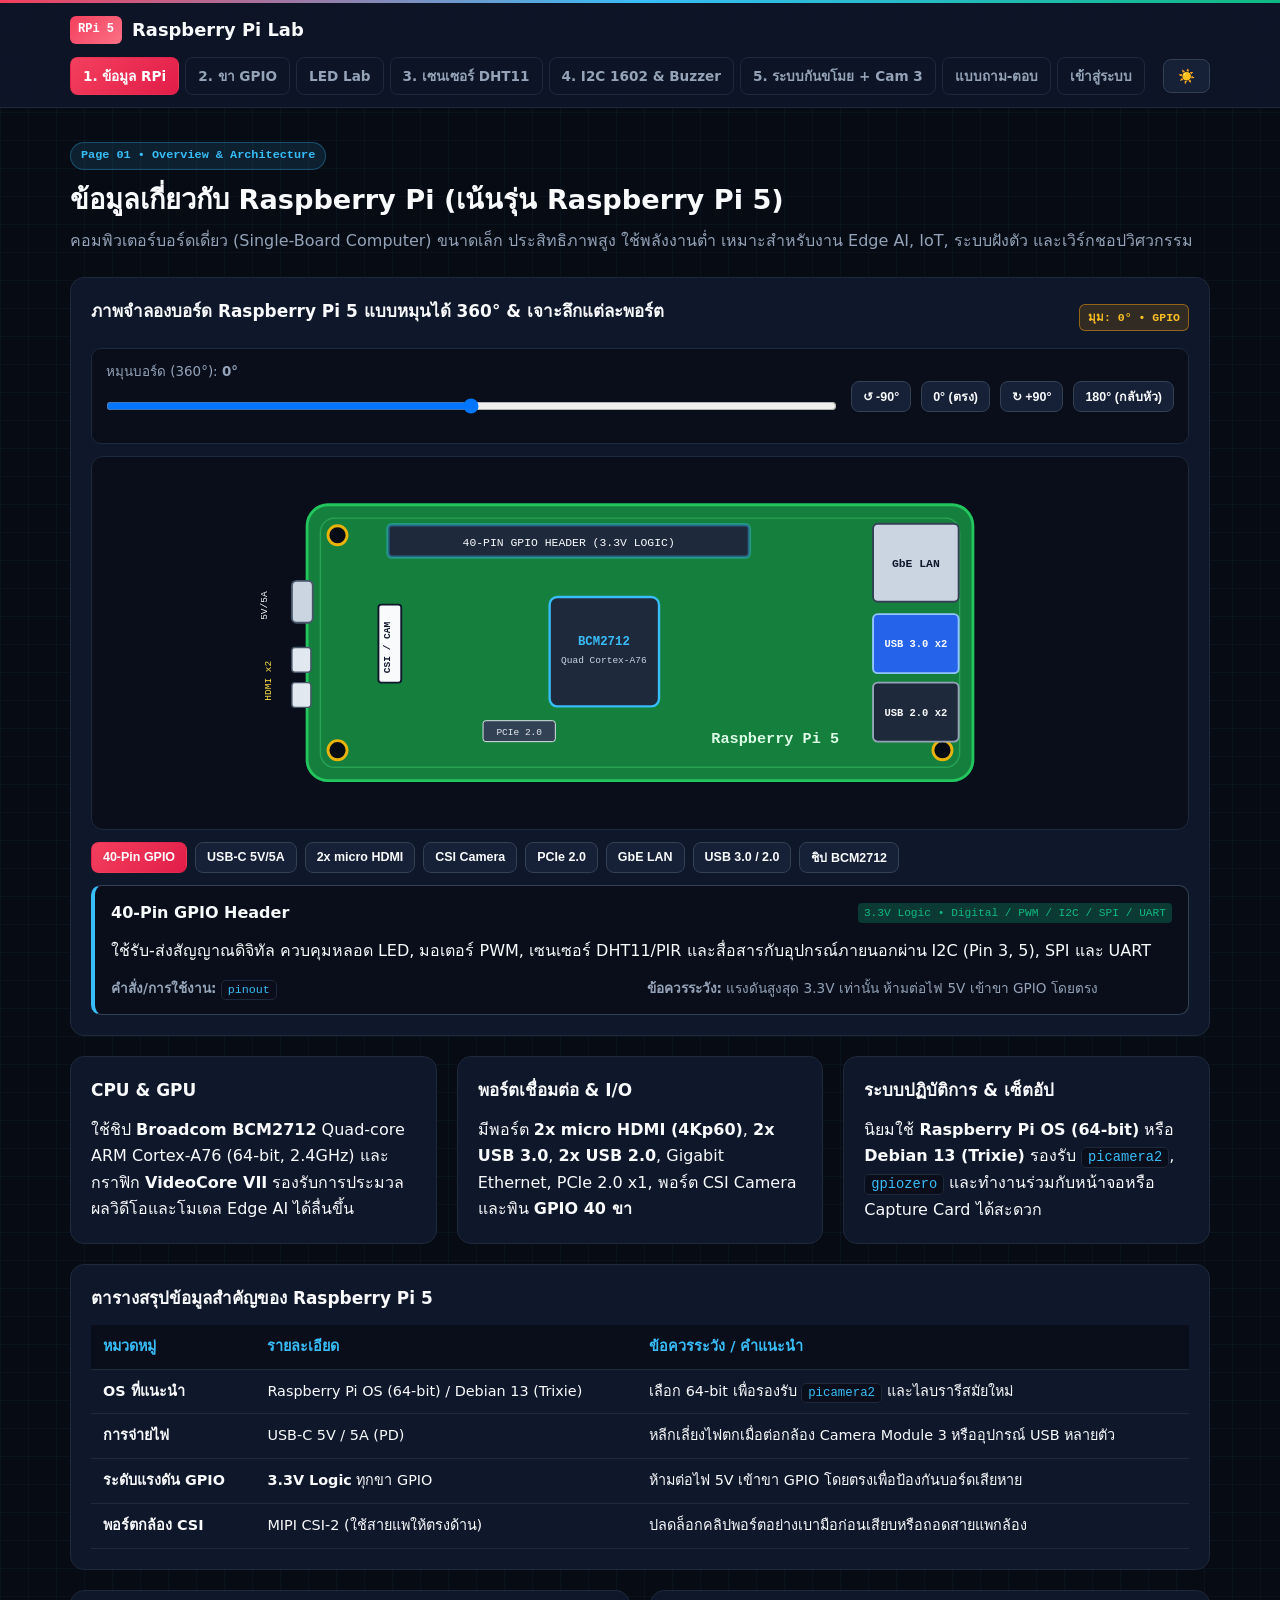
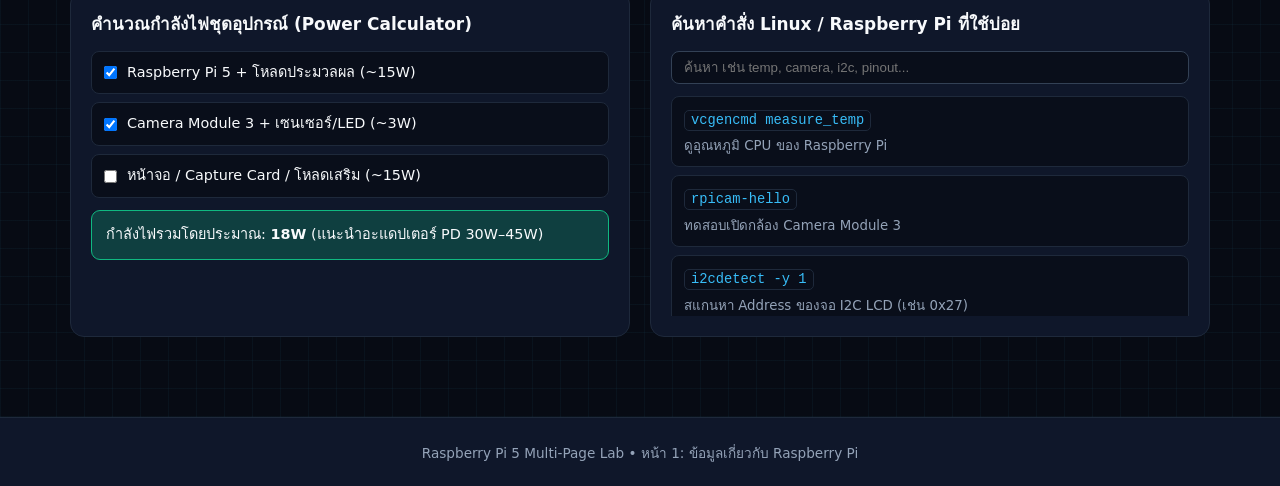
<file: index.html>
<!DOCTYPE html>
<html lang="th" data-theme="dark">
<head>
  <meta charset="UTF-8" />
  <meta name="viewport" content="width=device-width, initial-scale=1.0" />
  <title>หน้า 1: ข้อมูลเกี่ยวกับ Raspberry Pi</title>
  <link rel="stylesheet" href="style.css" />
</head>
<body data-page="home">
  <header class="navbar">
    <div class="container nav-content">
      <div class="logo">
        <span class="badge-pi">RPi 5</span>
        <h1>Raspberry Pi Lab</h1>
      </div>
      <nav class="nav-tabs">
        <a href="index.html" class="tab-btn active">1. ข้อมูล RPi</a>
        <a href="gpio.html" class="tab-btn">2. ขา GPIO</a>
        <a href="led.html" class="tab-btn">LED Lab</a>
        <a href="sensors.html" class="tab-btn">3. เซนเซอร์ DHT11</a>
        <a href="lcd-buzzer.html" class="tab-btn">4. I2C 1602 &amp; Buzzer</a>
        <a href="security.html" class="tab-btn">5. ระบบกันขโมย + Cam 3</a>
        <a href="quiz.html" class="tab-btn">แบบถาม-ตอบ</a>
        <a href="login.html" class="tab-btn">เข้าสู่ระบบ</a>
      </nav>
      <div class="nav-actions">
        <button id="themeToggleBtn" class="btn-icon" title="สลับโหมดสี">☀️</button>
      </div>
    </div>
  </header>

  <main class="container main-content">
    <div class="section-header">
      <span class="tag">Page 01 • Overview &amp; Architecture</span>
      <h2>ข้อมูลเกี่ยวกับ Raspberry Pi (เน้นรุ่น Raspberry Pi 5)</h2>
      <p>คอมพิวเตอร์บอร์ดเดี่ยว (Single-Board Computer) ขนาดเล็ก ประสิทธิภาพสูง ใช้พลังงานต่ำ เหมาะสำหรับงาน Edge AI, IoT, ระบบฝังตัว และเวิร์กชอปวิศวกรรม</p>
    </div>

    <div class="card mb-20">
      <div class="header-flex">
        <h3>ภาพจำลองบอร์ด Raspberry Pi 5 แบบหมุนได้ 360° &amp; เจาะลึกแต่ละพอร์ต</h3>
        <span class="badge-logic" id="rpiBoardPartBadge">มุม: 0° • BCM2712</span>
      </div>

      <div class="board-rotate-toolbar mb-12">
        <div class="rotate-slider-wrap">
          <label for="boardRotateSlider">หมุนบอร์ด (360°): <strong id="boardRotateAngleText">0°</strong></label>
          <input type="range" id="boardRotateSlider" min="-180" max="180" step="1" value="0" class="range-control" />
        </div>
        <div class="btn-row" style="margin-top:0;">
          <button type="button" class="btn-outline btn-sm rotate-preset" data-angle="-90">↺ -90°</button>
          <button type="button" class="btn-outline btn-sm rotate-preset" data-angle="0">0° (ตรง)</button>
          <button type="button" class="btn-outline btn-sm rotate-preset" data-angle="90">↻ +90°</button>
          <button type="button" class="btn-outline btn-sm rotate-preset" data-angle="180">180° (กลับหัว)</button>
        </div>
      </div>

      <div class="rpi-board-svg-wrap">
        <div class="rpi-board-rotator" id="rpiBoardRotator">
          <svg viewBox="0 0 820 340" class="rpi-board-svg" role="img" aria-label="ภาพจำลองบอร์ด Raspberry Pi 5 หมุนได้">
            <!-- PCB Base -->
            <rect x="60" y="25" width="700" height="290" rx="22" fill="#15803d" stroke="#22c55e" stroke-width="3" />
            <rect x="74" y="39" width="672" height="262" rx="15" fill="none" stroke="#4ade80" stroke-opacity="0.35" stroke-width="1.5" />

            <!-- Mounting Holes -->
            <circle cx="92" cy="57" r="10" fill="#070b14" stroke="#eab308" stroke-width="3" />
            <circle cx="728" cy="57" r="10" fill="#070b14" stroke="#eab308" stroke-width="3" />
            <circle cx="92" cy="283" r="10" fill="#070b14" stroke="#eab308" stroke-width="3" />
            <circle cx="728" cy="283" r="10" fill="#070b14" stroke="#eab308" stroke-width="3" />

            <!-- 40-Pin GPIO Header (Interactive) -->
            <g class="rpi-hotspot" data-part="gpio" style="cursor:pointer;">
              <rect x="145" y="46" width="380" height="34" rx="4" fill="#1e293b" stroke="#f8fafc" stroke-opacity="0.4" />
              <text x="335" y="68" fill="#f8fafc" font-size="12" font-family="monospace" text-anchor="middle">40-PIN GPIO HEADER (3.3V LOGIC)</text>
            </g>

            <!-- CSI Camera / Display Connectors (Interactive) -->
            <g class="rpi-hotspot" data-part="csi" style="cursor:pointer;">
              <rect x="135" y="130" width="24" height="82" rx="3" fill="#f8fafc" stroke="#0f172a" stroke-width="2" />
              <text x="147" y="175" fill="#0f172a" font-size="10" font-family="monospace" font-weight="bold" text-anchor="middle" transform="rotate(-90 147 175)">CSI / CAM</text>
            </g>

            <!-- PCIe Connector -->
            <g class="rpi-hotspot" data-part="pcie" style="cursor:pointer;">
              <rect x="245" y="252" width="76" height="22" rx="3" fill="#334155" stroke="#e2e8f0" />
              <text x="283" y="267" fill="#e2e8f0" font-size="10" font-family="monospace" text-anchor="middle">PCIe 2.0</text>
            </g>

            <!-- SoC Broadcom BCM2712 (Interactive) -->
            <g class="rpi-hotspot" data-part="soc" style="cursor:pointer;">
              <rect x="315" y="122" width="115" height="115" rx="8" fill="#1e293b" stroke="#38bdf8" stroke-width="2.5" />
              <text x="372" y="172" fill="#38bdf8" font-size="13" font-family="monospace" font-weight="bold" text-anchor="middle">BCM2712</text>
              <text x="372" y="191" fill="#cbd5e1" font-size="10" font-family="monospace" text-anchor="middle">Quad Cortex-A76</text>
            </g>

            <!-- USB-C Power Port (Interactive) -->
            <g class="rpi-hotspot" data-part="power" style="cursor:pointer;">
              <rect x="44" y="105" width="22" height="44" rx="5" fill="#cbd5e1" stroke="#475569" stroke-width="2" />
              <text x="18" y="131" fill="#f8fafc" font-size="10" font-family="monospace" text-anchor="middle" transform="rotate(-90 18 131)">5V/5A</text>
            </g>

            <!-- 2x Micro HDMI Ports (Interactive) -->
            <g class="rpi-hotspot" data-part="hdmi" style="cursor:pointer;">
              <rect x="44" y="175" width="20" height="26" rx="3" fill="#e2e8f0" stroke="#475569" stroke-width="1.5" />
              <rect x="44" y="212" width="20" height="26" rx="3" fill="#e2e8f0" stroke="#475569" stroke-width="1.5" />
              <text x="22" y="210" fill="#fde047" font-size="10" font-family="monospace" text-anchor="middle" transform="rotate(-90 22 210)">HDMI x2</text>
            </g>

            <!-- RJ45 Ethernet Port (Interactive) -->
            <g class="rpi-hotspot" data-part="ethernet" style="cursor:pointer;">
              <rect x="655" y="45" width="90" height="82" rx="5" fill="#cbd5e1" stroke="#334155" stroke-width="2" />
              <text x="700" y="90" fill="#0f172a" font-size="12" font-family="monospace" font-weight="bold" text-anchor="middle">GbE LAN</text>
            </g>

            <!-- Stacked USB 3.0 & USB 2.0 Ports (Interactive) -->
            <g class="rpi-hotspot" data-part="usb" style="cursor:pointer;">
              <rect x="655" y="140" width="90" height="62" rx="5" fill="#2563eb" stroke="#93c5fd" stroke-width="2" />
              <text x="700" y="175" fill="#ffffff" font-size="11" font-family="monospace" font-weight="bold" text-anchor="middle">USB 3.0 x2</text>
              <rect x="655" y="212" width="90" height="62" rx="5" fill="#1e293b" stroke="#94a3b8" stroke-width="2" />
              <text x="700" y="247" fill="#f8fafc" font-size="11" font-family="monospace" font-weight="bold" text-anchor="middle">USB 2.0 x2</text>
            </g>

            <!-- Board Label -->
            <text x="485" y="275" fill="#dcfce7" font-size="16" font-family="monospace" font-weight="bold">Raspberry Pi 5</text>
          </svg>
        </div>
      </div>

      <div class="port-quick-buttons mt-12">
        <button type="button" class="btn-outline btn-sm port-select-btn active-mode" data-part="gpio">40-Pin GPIO</button>
        <button type="button" class="btn-outline btn-sm port-select-btn" data-part="power">USB-C 5V/5A</button>
        <button type="button" class="btn-outline btn-sm port-select-btn" data-part="hdmi">2x micro HDMI</button>
        <button type="button" class="btn-outline btn-sm port-select-btn" data-part="csi">CSI Camera</button>
        <button type="button" class="btn-outline btn-sm port-select-btn" data-part="pcie">PCIe 2.0</button>
        <button type="button" class="btn-outline btn-sm port-select-btn" data-part="ethernet">GbE LAN</button>
        <button type="button" class="btn-outline btn-sm port-select-btn" data-part="usb">USB 3.0 / 2.0</button>
        <button type="button" class="btn-outline btn-sm port-select-btn" data-part="soc">ชิป BCM2712</button>
      </div>

      <div class="port-detail-card mt-12" id="rpiPortDetailBox">
        <div class="port-detail-head">
          <strong id="portDetailTitle">40-Pin GPIO Header</strong>
          <span class="pin-tag" id="portDetailSpec">3.3V Logic • Digital / PWM / I2C / SPI / UART</span>
        </div>
        <p id="portDetailDesc" class="mt-12">
          ใช้รับ-ส่งสัญญาณดิจิทัล ควบคุมหลอด LED, มอเตอร์ PWM, เซนเซอร์ และสื่อสารกับอุปกรณ์ภายนอกผ่านโปรโตคอล I2C, SPI และ UART
        </p>
        <div class="port-detail-meta mt-12">
          <div><strong>คำสั่ง/การใช้งาน:</strong> <code id="portDetailCmd">pinout</code></div>
          <div><strong>ข้อควรระวัง:</strong> <span id="portDetailWarn">แรงดันสูงสุด 3.3V ห้ามต่อไฟ 5V เข้าขา GPIO โดยตรง</span></div>
        </div>
      </div>
    </div>

    <div class="grid-3">
      <div class="card">
        <h3>CPU &amp; GPU</h3>
        <p>ใช้ชิป <strong>Broadcom BCM2712</strong> Quad-core ARM Cortex-A76 (64-bit, 2.4GHz) และกราฟิก <strong>VideoCore VII</strong> รองรับการประมวลผลวิดีโอและโมเดล Edge AI ได้ลื่นขึ้น</p>
      </div>
      <div class="card">
        <h3>พอร์ตเชื่อมต่อ &amp; I/O</h3>
        <p>มีพอร์ต <strong>2x micro HDMI (4Kp60)</strong>, <strong>2x USB 3.0</strong>, <strong>2x USB 2.0</strong>, Gigabit Ethernet, PCIe 2.0 x1, พอร์ต CSI Camera และพิน <strong>GPIO 40 ขา</strong></p>
      </div>
      <div class="card">
        <h3>ระบบปฏิบัติการ &amp; เซ็ตอัป</h3>
        <p>นิยมใช้ <strong>Raspberry Pi OS (64-bit)</strong> หรือ <strong>Debian 13 (Trixie)</strong> รองรับ <code>picamera2</code>, <code>gpiozero</code> และทำงานร่วมกับหน้าจอหรือ Capture Card ได้สะดวก</p>
      </div>
    </div>

    <div class="card mt-20">
      <h3>ตารางสรุปข้อมูลสำคัญของ Raspberry Pi 5</h3>
      <div class="table-wrap">
        <table class="info-table">
          <thead>
            <tr>
              <th>หมวดหมู่</th>
              <th>รายละเอียด</th>
              <th>ข้อควรระวัง / คำแนะนำ</th>
            </tr>
          </thead>
          <tbody>
            <tr>
              <td><strong>OS ที่แนะนำ</strong></td>
              <td>Raspberry Pi OS (64-bit) / Debian 13 (Trixie)</td>
              <td>เลือก 64-bit เพื่อรองรับ <code>picamera2</code> และไลบรารีสมัยใหม่</td>
            </tr>
            <tr>
              <td><strong>การจ่ายไฟ</strong></td>
              <td>USB-C 5V / 5A (PD)</td>
              <td>หลีกเลี่ยงไฟตกเมื่อต่อกล้อง Camera Module 3 หรืออุปกรณ์ USB หลายตัว</td>
            </tr>
            <tr>
              <td><strong>ระดับแรงดัน GPIO</strong></td>
              <td><strong>3.3V Logic</strong> ทุกขา GPIO</td>
              <td>ห้ามต่อไฟ 5V เข้าขา GPIO โดยตรงเพื่อป้องกันบอร์ดเสียหาย</td>
            </tr>
            <tr>
              <td><strong>พอร์ตกล้อง CSI</strong></td>
              <td>MIPI CSI-2 (ใช้สายแพให้ตรงด้าน)</td>
              <td>ปลดล็อกคลิปพอร์ตอย่างเบามือก่อนเสียบหรือถอดสายแพกล้อง</td>
            </tr>
          </tbody>
        </table>
      </div>
    </div>

    <div class="grid-2 mt-20">
      <div class="card">
        <h3>คำนวณกำลังไฟชุดอุปกรณ์ (Power Calculator)</h3>
        <label class="checkbox-item">
          <input type="checkbox" class="power-item" data-watt="15" checked />
          <span>Raspberry Pi 5 + โหลดประมวลผล (~15W)</span>
        </label>
        <label class="checkbox-item">
          <input type="checkbox" class="power-item" data-watt="3" checked />
          <span>Camera Module 3 + เซนเซอร์/LED (~3W)</span>
        </label>
        <label class="checkbox-item">
          <input type="checkbox" class="power-item" data-watt="15" />
          <span>หน้าจอ / Capture Card / โหลดเสริม (~15W)</span>
        </label>
        <div class="result-banner" id="powerResult">กำลังไฟรวมโดยประมาณ: <strong>18W</strong></div>
      </div>

      <div class="card">
        <h3>ค้นหาคำสั่ง Linux / Raspberry Pi ที่ใช้บ่อย</h3>
        <input type="text" id="cmdSearchInput" class="input-control" placeholder="ค้นหา เช่น temp, camera, i2c, pinout..." />
        <div id="cmdList" class="cmd-list mt-12"></div>
      </div>
    </div>
  </main>

  <footer class="footer">
    <div class="container">Raspberry Pi 5 Multi-Page Lab • หน้า 1: ข้อมูลเกี่ยวกับ Raspberry Pi</div>
  </footer>
  <script src="script.js"></script>
</body>
</html>
</file>
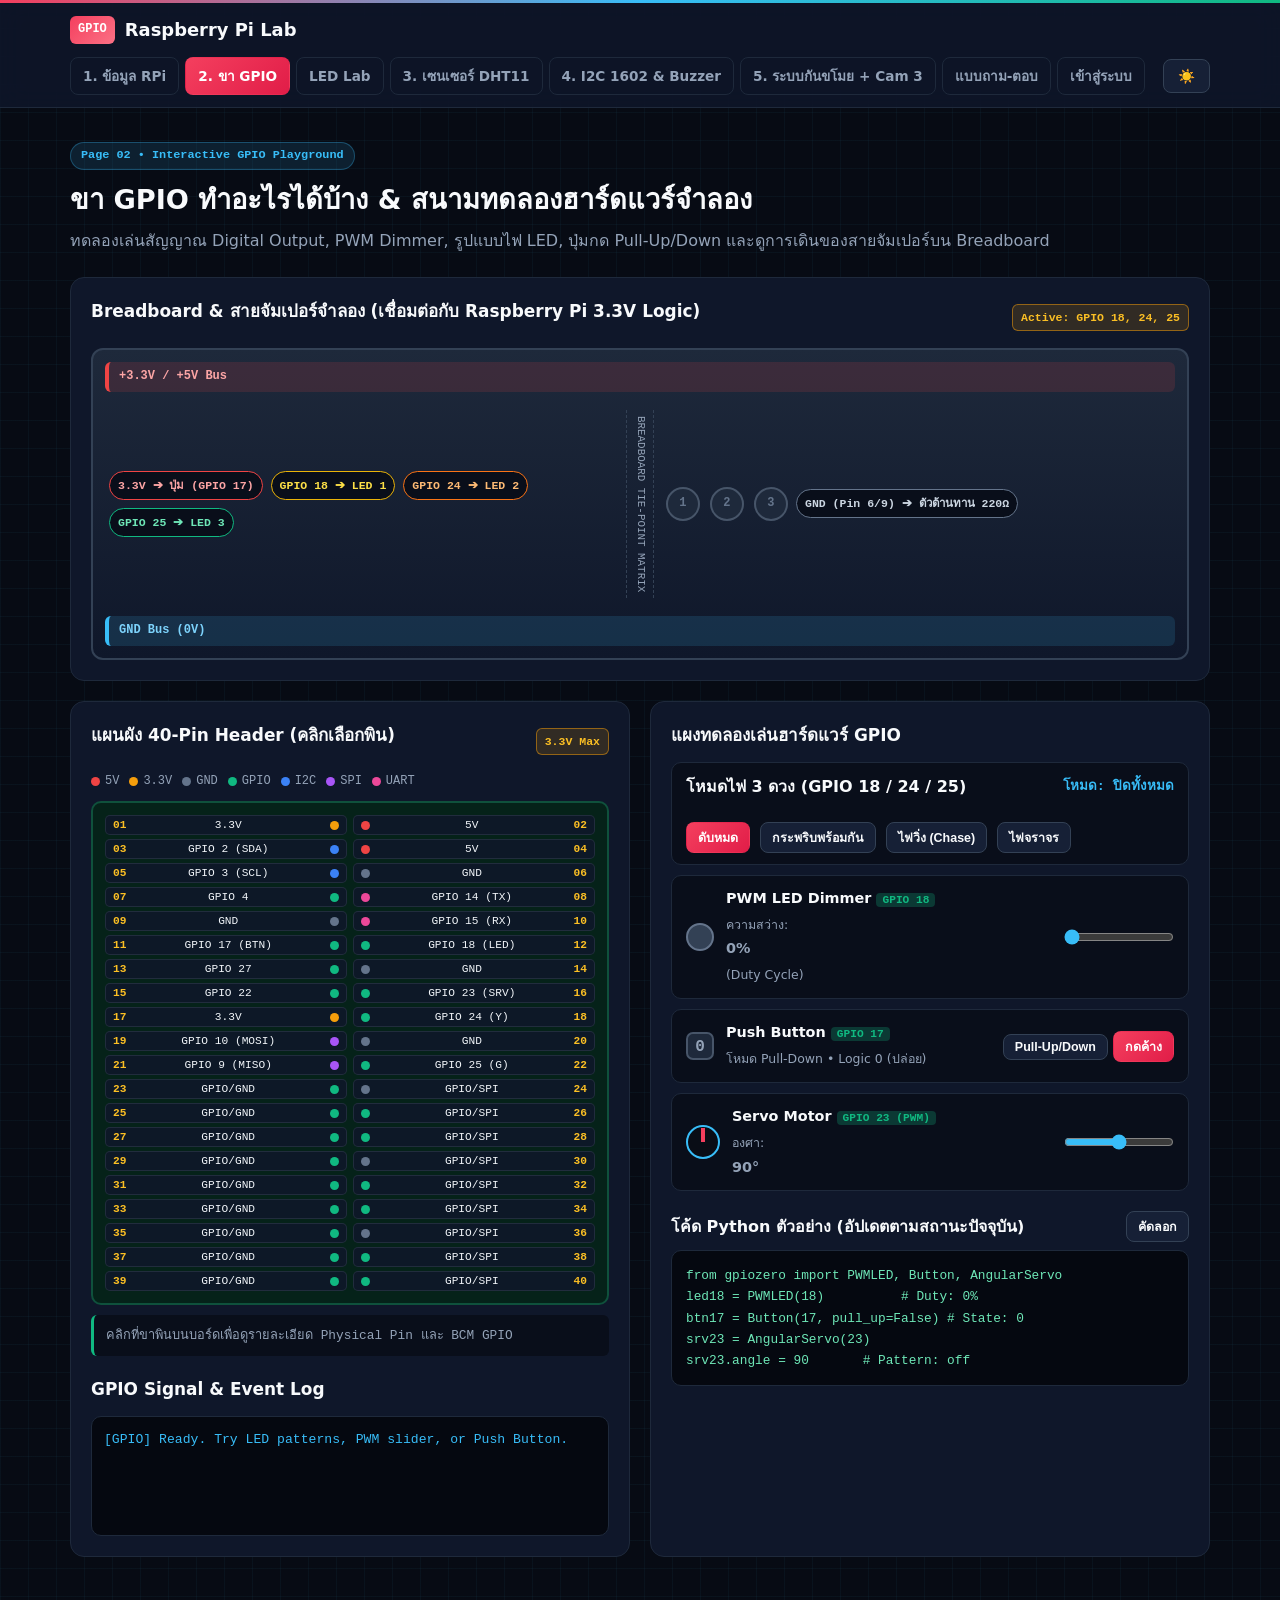
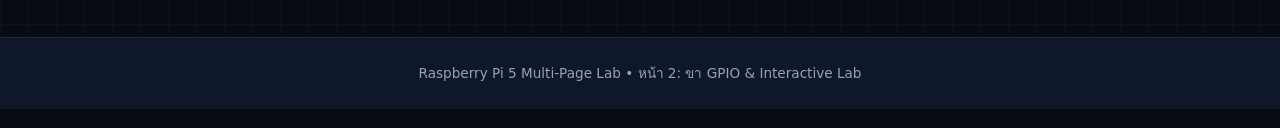
<file: gpio.html>
<!DOCTYPE html>
<html lang="th" data-theme="dark">
<head>
  <meta charset="UTF-8" />
  <meta name="viewport" content="width=device-width, initial-scale=1.0" />
  <title>หน้า 2: ขา GPIO &amp; Interactive Lab</title>
  <link rel="stylesheet" href="style.css" />
</head>
<body data-page="gpio">
  <header class="navbar">
    <div class="container nav-content">
      <div class="logo">
        <span class="badge-pi">GPIO</span>
        <h1>Raspberry Pi Lab</h1>
      </div>
      <nav class="nav-tabs">
        <a href="index.html" class="tab-btn">1. ข้อมูล RPi</a>
        <a href="gpio.html" class="tab-btn active">2. ขา GPIO</a>
        <a href="led.html" class="tab-btn">LED Lab</a>
        <a href="sensors.html" class="tab-btn">3. เซนเซอร์ DHT11</a>
        <a href="lcd-buzzer.html" class="tab-btn">4. I2C 1602 &amp; Buzzer</a>
        <a href="security.html" class="tab-btn">5. ระบบกันขโมย + Cam 3</a>
        <a href="quiz.html" class="tab-btn">แบบถาม-ตอบ</a>
        <a href="login.html" class="tab-btn">เข้าสู่ระบบ</a>
      </nav>
      <div class="nav-actions">
        <button id="themeToggleBtn" class="btn-icon" title="สลับโหมดสี">☀️</button>
      </div>
    </div>
  </header>

  <main class="container main-content">
    <div class="section-header">
      <span class="tag">Page 02 • Interactive GPIO Playground</span>
      <h2>ขา GPIO ทำอะไรได้บ้าง &amp; สนามทดลองฮาร์ดแวร์จำลอง</h2>
      <p>ทดลองเล่นสัญญาณ Digital Output, PWM Dimmer, รูปแบบไฟ LED, ปุ่มกด Pull-Up/Down และดูการเดินของสายจัมเปอร์บน Breadboard</p>
    </div>

    <div class="card mb-20">
      <div class="header-flex">
        <h3>Breadboard &amp; สายจัมเปอร์จำลอง (เชื่อมต่อกับ Raspberry Pi 3.3V Logic)</h3>
        <span class="badge-logic" id="activePinBadge">Active: GPIO 18, 24, 25</span>
      </div>

      <div class="breadboard-mock">
        <div class="bb-rail power-rail">+3.3V / +5V Bus</div>
        <div class="bb-strip-zone">
          <div class="bb-channel">
            <div class="wire-pill wire-red">3.3V ➔ ปุ่ม (GPIO 17)</div>
            <div class="wire-pill wire-yellow">GPIO 18 ➔ LED 1</div>
            <div class="wire-pill wire-amber">GPIO 24 ➔ LED 2</div>
            <div class="wire-pill wire-green">GPIO 25 ➔ LED 3</div>
          </div>
          <div class="bb-center-gap">BREADBOARD TIE-POINT MATRIX</div>
          <div class="bb-channel">
            <div class="led-cluster">
              <div class="led-lamp-realistic red" id="bbLedRed"><span>1</span></div>
              <div class="led-lamp-realistic yellow" id="bbLedYellow"><span>2</span></div>
              <div class="led-lamp-realistic green" id="bbLedGreen"><span>3</span></div>
            </div>
            <div class="wire-pill wire-black">GND (Pin 6/9) ➔ ตัวต้านทาน 220Ω</div>
          </div>
        </div>
        <div class="bb-rail gnd-rail">GND Bus (0V)</div>
      </div>
    </div>

    <div class="grid-2 mt-20">
      <div class="card">
        <div class="header-flex">
          <h3>แผนผัง 40-Pin Header (คลิกเลือกพิน)</h3>
          <span class="badge-logic">3.3V Max</span>
        </div>
        <div class="pin-legend">
          <span class="leg-item"><i class="dot pwr-5v"></i>5V</span>
          <span class="leg-item"><i class="dot pwr-3v3"></i>3.3V</span>
          <span class="leg-item"><i class="dot gnd"></i>GND</span>
          <span class="leg-item"><i class="dot gpio"></i>GPIO</span>
          <span class="leg-item"><i class="dot i2c"></i>I2C</span>
          <span class="leg-item"><i class="dot spi"></i>SPI</span>
          <span class="leg-item"><i class="dot uart"></i>UART</span>
        </div>
        <div class="header-board">
          <div class="pin-column" id="pinColLeft"></div>
          <div class="pin-column" id="pinColRight"></div>
        </div>
        <div class="pin-inspector" id="pinInspector">คลิกที่ขาพินบนบอร์ดเพื่อดูรายละเอียด Physical Pin และ BCM GPIO</div>

        <h3 class="mt-20">GPIO Signal &amp; Event Log</h3>
        <div class="terminal" id="gpioSignalLog" style="height:120px;">
          <div class="term-line">[GPIO] Ready. Try LED patterns, PWM slider, or Push Button.</div>
        </div>
      </div>

      <div class="card">
        <h3>แผงทดลองเล่นฮาร์ดแวร์ GPIO</h3>

        <div class="hw-modules-stack">
          <div class="hw-card dht-card">
            <div class="dht-top">
              <strong>โหมดไฟ 3 ดวง (GPIO 18 / 24 / 25)</strong>
              <span class="dht-readout" id="ledPatternLabel">โหมด: ปิดทั้งหมด</span>
            </div>
            <div class="btn-row" style="margin-top:10px;">
              <button type="button" class="btn-outline btn-sm active-mode" data-pattern="off">ดับหมด</button>
              <button type="button" class="btn-outline btn-sm" data-pattern="blink">กระพริบพร้อมกัน</button>
              <button type="button" class="btn-outline btn-sm" data-pattern="chase">ไฟวิ่ง (Chase)</button>
              <button type="button" class="btn-outline btn-sm" data-pattern="traffic">ไฟจราจร</button>
            </div>
          </div>

          <div class="hw-card" data-highlight-bcm="18">
            <div class="hw-info">
              <div class="led-bulb" id="simLedBulb"></div>
              <div>
                <strong>PWM LED Dimmer <span class="pin-tag">GPIO 18</span></strong>
                <small>ความสว่าง: <strong id="pwmDutyText">0%</strong> (Duty Cycle)</small>
              </div>
            </div>
            <input type="range" id="pwmDutySlider" min="0" max="100" value="0" class="range-mini" />
          </div>

          <div class="hw-card" data-highlight-bcm="17">
            <div class="hw-info">
              <div class="btn-indicator" id="simBtnIndicator">0</div>
              <div>
                <strong>Push Button <span class="pin-tag">GPIO 17</span></strong>
                <small id="btnStatusText">โหมด Pull-Down • ปกติ LOW (0)</small>
              </div>
            </div>
            <div class="btn-mini-group">
              <button type="button" id="togglePullModeBtn" class="btn-outline btn-sm">Pull-Up/Down</button>
              <button type="button" id="holdPushBtn" class="btn-primary btn-sm">กดค้าง</button>
            </div>
          </div>

          <div class="hw-card" data-highlight-bcm="23">
            <div class="hw-info">
              <div class="servo-dial"><div class="servo-arm" id="simServoArm"></div></div>
              <div>
                <strong>Servo Motor <span class="pin-tag">GPIO 23 (PWM)</span></strong>
                <small>องศา: <strong id="servoAngleVal">90°</strong></small>
              </div>
            </div>
            <input type="range" id="servoAngleSlider" min="0" max="180" value="90" class="range-mini" />
          </div>
        </div>

        <div class="code-header mt-20">
          <span>โค้ด Python ตัวอย่าง (อัปเดตตามสถานะปัจจุบัน)</span>
          <button type="button" id="copyGpioBtn" class="btn-outline btn-sm">คัดลอก</button>
        </div>
        <pre class="code-block" id="gpioCodePreview"></pre>
      </div>
    </div>
  </main>

  <footer class="footer">
    <div class="container">Raspberry Pi 5 Multi-Page Lab • หน้า 2: ขา GPIO &amp; Interactive Lab</div>
  </footer>
  <script src="script.js"></script>
</body>
</html>
</file>
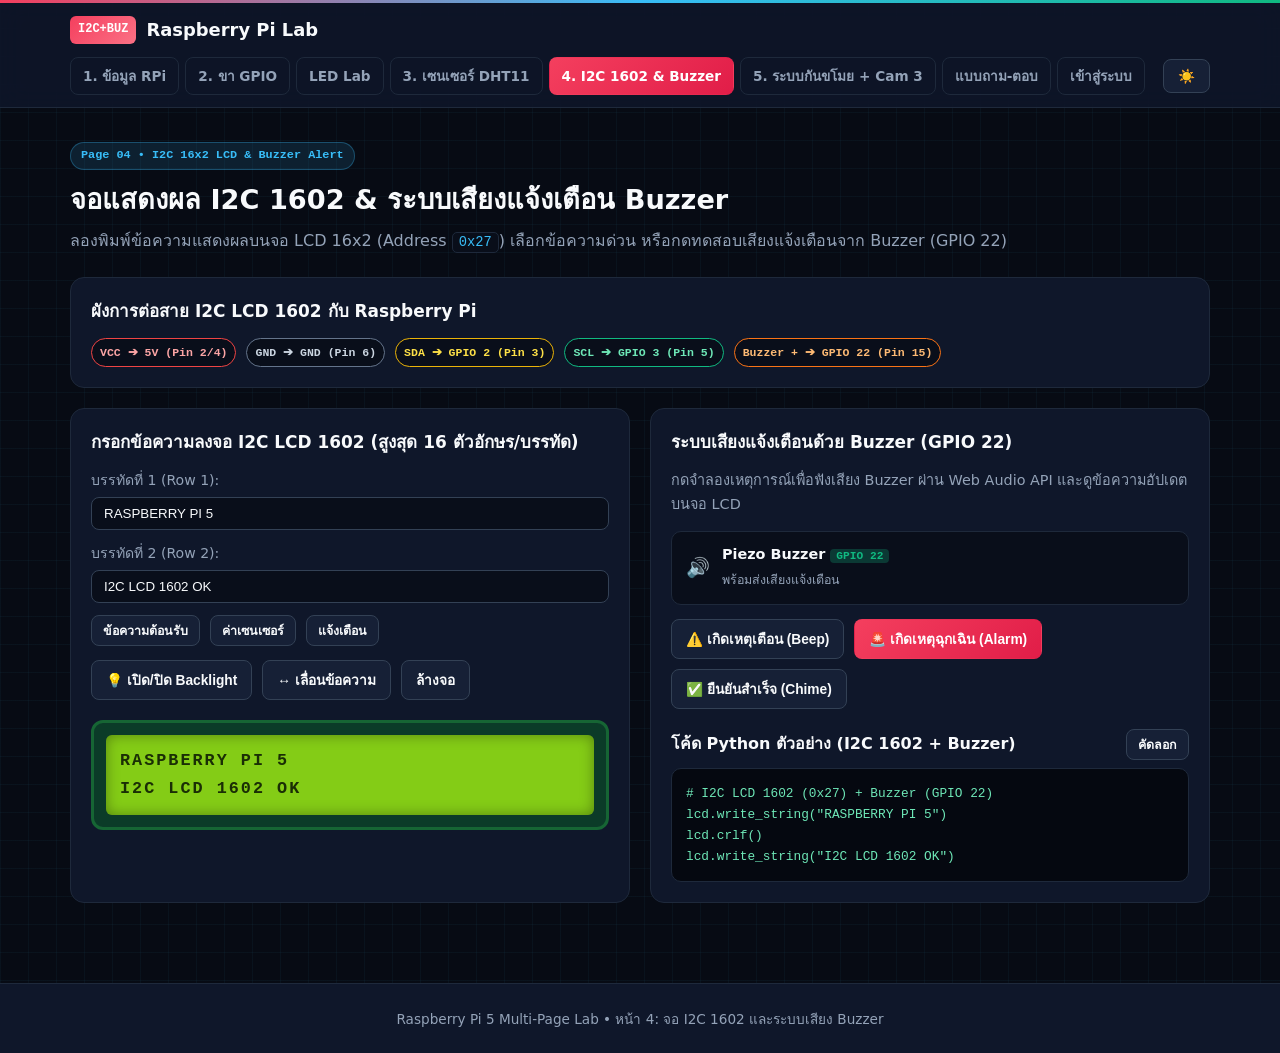
<file: lcd-buzzer.html>
<!DOCTYPE html>
<html lang="th" data-theme="dark">
<head>
  <meta charset="UTF-8" />
  <meta name="viewport" content="width=device-width, initial-scale=1.0" />
  <title>หน้า 4: จอ I2C 1602 และระบบเสียง Buzzer</title>
  <link rel="stylesheet" href="style.css" />
</head>
<body data-page="lcd-buzzer">
  <header class="navbar">
    <div class="container nav-content">
      <div class="logo">
        <span class="badge-pi">I2C+BUZ</span>
        <h1>Raspberry Pi Lab</h1>
      </div>
      <nav class="nav-tabs">
        <a href="index.html" class="tab-btn">1. ข้อมูล RPi</a>
        <a href="gpio.html" class="tab-btn">2. ขา GPIO</a>
        <a href="led.html" class="tab-btn">LED Lab</a>
        <a href="sensors.html" class="tab-btn">3. เซนเซอร์ DHT11</a>
        <a href="lcd-buzzer.html" class="tab-btn active">4. I2C 1602 &amp; Buzzer</a>
        <a href="security.html" class="tab-btn">5. ระบบกันขโมย + Cam 3</a>
        <a href="quiz.html" class="tab-btn">แบบถาม-ตอบ</a>
        <a href="login.html" class="tab-btn">เข้าสู่ระบบ</a>
      </nav>
      <div class="nav-actions">
        <button id="themeToggleBtn" class="btn-icon" title="สลับโหมดสี">☀️</button>
      </div>
    </div>
  </header>

  <main class="container main-content">
    <div class="section-header">
      <span class="tag">Page 04 • I2C 16x2 LCD &amp; Buzzer Alert</span>
      <h2>จอแสดงผล I2C 1602 &amp; ระบบเสียงแจ้งเตือน Buzzer</h2>
      <p>ลองพิมพ์ข้อความแสดงผลบนจอ LCD 16x2 (Address <code>0x27</code>) เลือกข้อความด่วน หรือกดทดสอบเสียงแจ้งเตือนจาก Buzzer (GPIO 22)</p>
    </div>

    <div class="card mb-20">
      <h3>ผังการต่อสาย I2C LCD 1602 กับ Raspberry Pi</h3>
      <div class="wiring-strip">
        <span class="wire-pill wire-red">VCC ➔ 5V (Pin 2/4)</span>
        <span class="wire-pill wire-black">GND ➔ GND (Pin 6)</span>
        <span class="wire-pill wire-yellow">SDA ➔ GPIO 2 (Pin 3)</span>
        <span class="wire-pill wire-green">SCL ➔ GPIO 3 (Pin 5)</span>
        <span class="wire-pill wire-amber">Buzzer + ➔ GPIO 22 (Pin 15)</span>
      </div>
    </div>

    <div class="grid-2 mt-20">
      <div class="card">
        <h3>กรอกข้อความลงจอ I2C LCD 1602 (สูงสุด 16 ตัวอักษร/บรรทัด)</h3>

        <div class="control-group">
          <label for="lcdLine1Input">บรรทัดที่ 1 (Row 1):</label>
          <input type="text" id="lcdLine1Input" maxlength="16" value="RASPBERRY PI 5" class="input-control" />
        </div>

        <div class="control-group">
          <label for="lcdLine2Input">บรรทัดที่ 2 (Row 2):</label>
          <input type="text" id="lcdLine2Input" maxlength="16" value="I2C LCD 1602 OK" class="input-control" />
        </div>

        <div class="btn-row" style="margin-top:8px;margin-bottom:10px;">
          <button type="button" class="btn-outline btn-sm preset-lcd" data-l1="HELLO JUNIOR!" data-l2="RPI LAB READY">ข้อความต้อนรับ</button>
          <button type="button" class="btn-outline btn-sm preset-lcd" data-l1="TEMP: 32.5 C" data-l2="HUM: 65 %">ค่าเซนเซอร์</button>
          <button type="button" class="btn-outline btn-sm preset-lcd" data-l1="INTRUDER ALERT" data-l2="CHECK DOOR!">แจ้งเตือน</button>
        </div>

        <div class="btn-row">
          <button type="button" id="toggleBacklightBtn" class="btn-outline">💡 เปิด/ปิด Backlight</button>
          <button type="button" id="toggleScrollLcdBtn" class="btn-outline">↔ เลื่อนข้อความ</button>
          <button type="button" id="clearLcdBtn" class="btn-outline">ล้างจอ</button>
        </div>

        <div class="lcd-bezel mt-20">
          <div class="lcd-screen" id="lcdScreen">
            <div class="lcd-line" id="lcdOut1">RASPBERRY PI 5</div>
            <div class="lcd-line" id="lcdOut2">I2C LCD 1602 OK</div>
          </div>
        </div>
      </div>

      <div class="card">
        <h3>ระบบเสียงแจ้งเตือนด้วย Buzzer (GPIO 22)</h3>
        <p style="color:var(--text-muted);font-size:0.9rem;margin-bottom:14px;">
          กดจำลองเหตุการณ์เพื่อฟังเสียง Buzzer ผ่าน Web Audio API และดูข้อความอัปเดตบนจอ LCD
        </p>

        <div class="hw-card mb-12">
          <div class="hw-info">
            <div class="buzzer-icon" id="simBuzzerIcon">🔊</div>
            <div>
              <strong>Piezo Buzzer <span class="pin-tag">GPIO 22</span></strong>
              <small id="buzzerStatusText">พร้อมส่งเสียงแจ้งเตือน</small>
            </div>
          </div>
        </div>

        <div class="btn-row">
          <button type="button" id="triggerWarningBtn" class="btn-outline">⚠️ เกิดเหตุเตือน (Beep)</button>
          <button type="button" id="triggerCriticalBtn" class="btn-primary">🚨 เกิดเหตุฉุกเฉิน (Alarm)</button>
          <button type="button" id="triggerSuccessBtn" class="btn-outline">✅ ยืนยันสำเร็จ (Chime)</button>
        </div>

        <div class="code-header mt-20">
          <span>โค้ด Python ตัวอย่าง (I2C 1602 + Buzzer)</span>
          <button type="button" id="copyLcdBtn" class="btn-outline btn-sm">คัดลอก</button>
        </div>
        <pre class="code-block" id="lcdCodePreview"></pre>
      </div>
    </div>
  </main>

  <footer class="footer">
    <div class="container">Raspberry Pi 5 Multi-Page Lab • หน้า 4: จอ I2C 1602 และระบบเสียง Buzzer</div>
  </footer>
  <script src="script.js"></script>
</body>
</html>
</file>
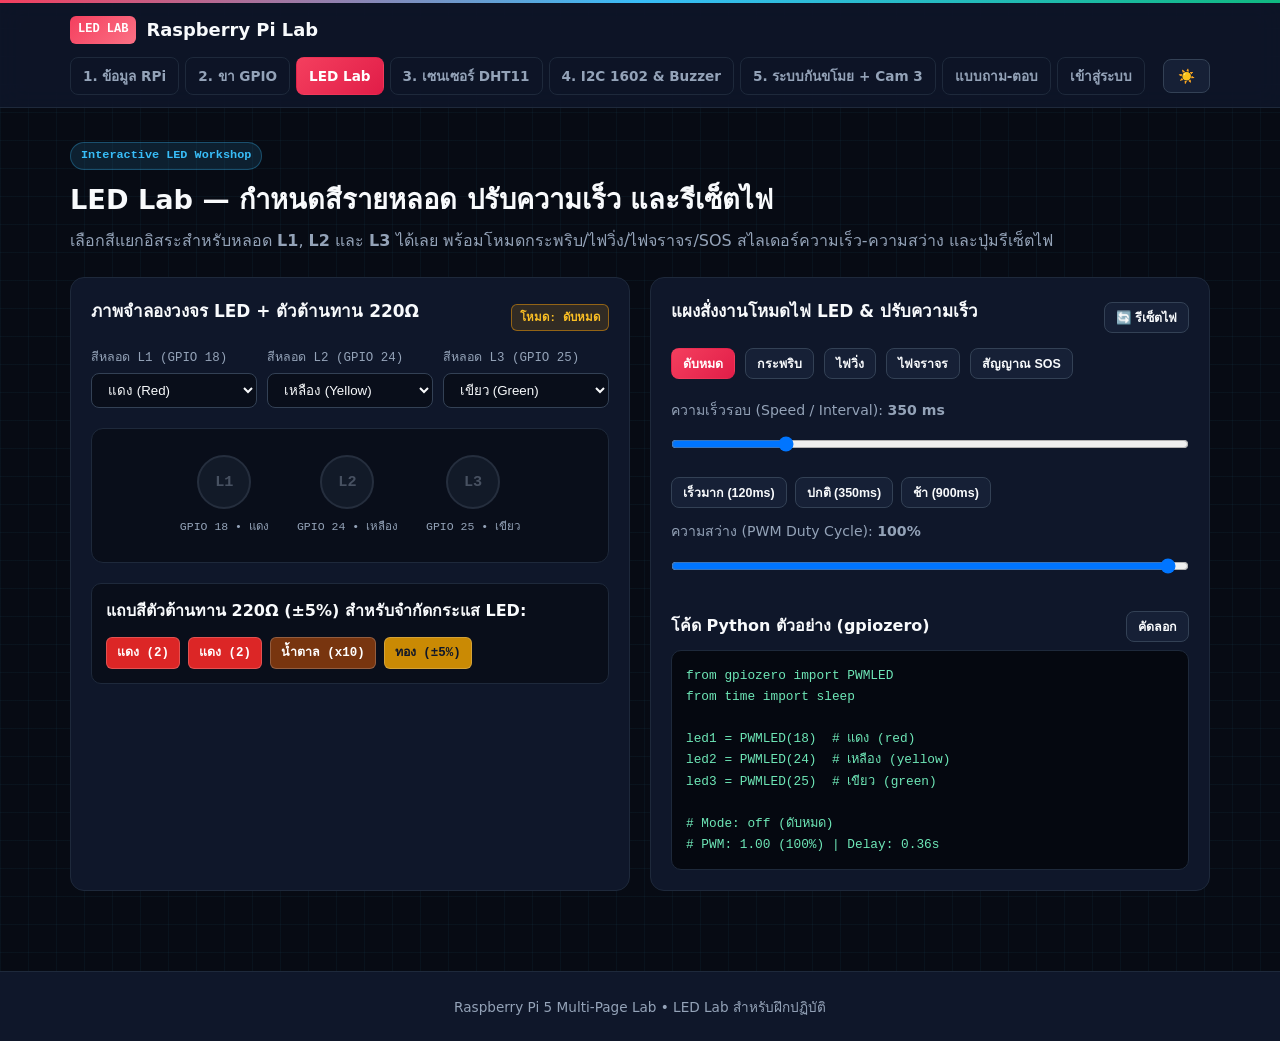
<file: led.html>
<!DOCTYPE html>
<html lang="th" data-theme="dark">
<head>
  <meta charset="UTF-8" />
  <meta name="viewport" content="width=device-width, initial-scale=1.0" />
  <title>LED Lab — กำหนดสีรายหลอดและรีเซ็ตไฟ LED</title>
  <link rel="stylesheet" href="style.css" />
</head>
<body data-page="led">
  <header class="navbar">
    <div class="container nav-content">
      <div class="logo">
        <span class="badge-pi">LED LAB</span>
        <h1>Raspberry Pi Lab</h1>
      </div>
      <nav class="nav-tabs">
        <a href="index.html" class="tab-btn">1. ข้อมูล RPi</a>
        <a href="gpio.html" class="tab-btn">2. ขา GPIO</a>
        <a href="led.html" class="tab-btn active">LED Lab</a>
        <a href="sensors.html" class="tab-btn">3. เซนเซอร์ DHT11</a>
        <a href="lcd-buzzer.html" class="tab-btn">4. I2C 1602 &amp; Buzzer</a>
        <a href="security.html" class="tab-btn">5. ระบบกันขโมย + Cam 3</a>
        <a href="quiz.html" class="tab-btn">แบบถาม-ตอบ</a>
        <a href="login.html" class="tab-btn">เข้าสู่ระบบ</a>
      </nav>
      <div class="nav-actions">
        <button id="themeToggleBtn" class="btn-icon" title="สลับโหมดสี">☀️</button>
      </div>
    </div>
  </header>

  <main class="container main-content">
    <div class="section-header">
      <span class="tag">Interactive LED Workshop</span>
      <h2>LED Lab — กำหนดสีรายหลอด ปรับความเร็ว และรีเซ็ตไฟ</h2>
      <p>เลือกสีแยกอิสระสำหรับหลอด <strong>L1</strong>, <strong>L2</strong> และ <strong>L3</strong> ได้เลย พร้อมโหมดกระพริบ/ไฟวิ่ง/ไฟจราจร/SOS สไลเดอร์ความเร็ว-ความสว่าง และปุ่มรีเซ็ตไฟ</p>
    </div>

    <div class="grid-2">
      <div class="card">
        <div class="header-flex">
          <h3>ภาพจำลองวงจร LED + ตัวต้านทาน 220Ω</h3>
          <span class="badge-logic" id="labStatusBadge">โหมด: ดับหมด</span>
        </div>

        <div class="per-led-color-grid">
          <div class="per-led-picker">
            <label for="colorLed1">สีหลอด L1 (GPIO 18)</label>
            <select id="colorLed1" class="input-control per-led-select" data-idx="0">
              <option value="red" selected>แดง (Red)</option>
              <option value="yellow">เหลือง (Yellow)</option>
              <option value="green">เขียว (Green)</option>
              <option value="blue">น้ำเงิน (Blue)</option>
              <option value="purple">ม่วง (Purple)</option>
              <option value="white">ขาว (White)</option>
            </select>
          </div>

          <div class="per-led-picker">
            <label for="colorLed2">สีหลอด L2 (GPIO 24)</label>
            <select id="colorLed2" class="input-control per-led-select" data-idx="1">
              <option value="red">แดง (Red)</option>
              <option value="yellow" selected>เหลือง (Yellow)</option>
              <option value="green">เขียว (Green)</option>
              <option value="blue">น้ำเงิน (Blue)</option>
              <option value="purple">ม่วง (Purple)</option>
              <option value="white">ขาว (White)</option>
            </select>
          </div>

          <div class="per-led-picker">
            <label for="colorLed3">สีหลอด L3 (GPIO 25)</label>
            <select id="colorLed3" class="input-control per-led-select" data-idx="2">
              <option value="red">แดง (Red)</option>
              <option value="yellow">เหลือง (Yellow)</option>
              <option value="green" selected>เขียว (Green)</option>
              <option value="blue">น้ำเงิน (Blue)</option>
              <option value="purple">ม่วง (Purple)</option>
              <option value="white">ขาว (White)</option>
            </select>
          </div>
        </div>

        <div class="led-stage mt-20">
          <div class="led-unit">
            <div class="led-lamp-realistic custom-color" id="labLed1"><span>L1</span></div>
            <small class="led-pin-caption" id="captionLed1">GPIO 18 • แดง</small>
          </div>
          <div class="led-unit">
            <div class="led-lamp-realistic custom-color" id="labLed2"><span>L2</span></div>
            <small class="led-pin-caption" id="captionLed2">GPIO 24 • เหลือง</small>
          </div>
          <div class="led-unit">
            <div class="led-lamp-realistic custom-color" id="labLed3"><span>L3</span></div>
            <small class="led-pin-caption" id="captionLed3">GPIO 25 • เขียว</small>
          </div>
        </div>

        <div class="resistor-box mt-20">
          <strong>แถบสีตัวต้านทาน 220Ω (±5%) สำหรับจำกัดกระแส LED:</strong>
          <div class="resistor-bands mt-12">
            <span class="band b-red" title="แถบที่ 1: แดง = 2">แดง (2)</span>
            <span class="band b-red" title="แถบที่ 2: แดง = 2">แดง (2)</span>
            <span class="band b-brown" title="ตัวคูณ: น้ำตาล = x10">น้ำตาล (x10)</span>
            <span class="band b-gold" title="ความคลาดเคลื่อน: ทอง = ±5%">ทอง (±5%)</span>
          </div>
        </div>
      </div>

      <div class="card">
        <div class="header-flex">
          <h3>แผงสั่งงานโหมดไฟ LED &amp; ปรับความเร็ว</h3>
          <button type="button" id="resetLedLabBtn" class="btn-outline btn-sm">🔄 รีเซ็ตไฟ</button>
        </div>

        <div class="btn-row" style="margin-top:0;">
          <button type="button" class="btn-outline btn-sm led-mode-btn active-mode" data-led-mode="off">ดับหมด</button>
          <button type="button" class="btn-outline btn-sm led-mode-btn" data-led-mode="blink">กระพริบ</button>
          <button type="button" class="btn-outline btn-sm led-mode-btn" data-led-mode="chase">ไฟวิ่ง</button>
          <button type="button" class="btn-outline btn-sm led-mode-btn" data-led-mode="traffic">ไฟจราจร</button>
          <button type="button" class="btn-outline btn-sm led-mode-btn" data-led-mode="sos">สัญญาณ SOS</button>
        </div>

        <div class="control-group mt-20">
          <label>ความเร็วรอบ (Speed / Interval): <strong id="labSpeedVal">350 ms</strong></label>
          <input type="range" id="labSpeedSlider" min="80" max="1500" step="20" value="350" class="range-control" />
          <div class="speed-presets">
            <button type="button" class="btn-outline btn-sm speed-preset" data-ms="120">เร็วมาก (120ms)</button>
            <button type="button" class="btn-outline btn-sm speed-preset" data-ms="350">ปกติ (350ms)</button>
            <button type="button" class="btn-outline btn-sm speed-preset" data-ms="900">ช้า (900ms)</button>
          </div>
        </div>

        <div class="control-group">
          <label>ความสว่าง (PWM Duty Cycle): <strong id="labPwmVal">100%</strong></label>
          <input type="range" id="labPwmSlider" min="10" max="100" value="100" class="range-control" />
        </div>

        <div class="code-header mt-20">
          <span>โค้ด Python ตัวอย่าง (gpiozero)</span>
          <button type="button" id="copyLedLabBtn" class="btn-outline btn-sm">คัดลอก</button>
        </div>
        <pre class="code-block" id="ledLabCode"></pre>
      </div>
    </div>
  </main>

  <footer class="footer">
    <div class="container">Raspberry Pi 5 Multi-Page Lab • LED Lab สำหรับฝึกปฏิบัติ</div>
  </footer>
  <script src="script.js"></script>
</body>
</html>
</file>
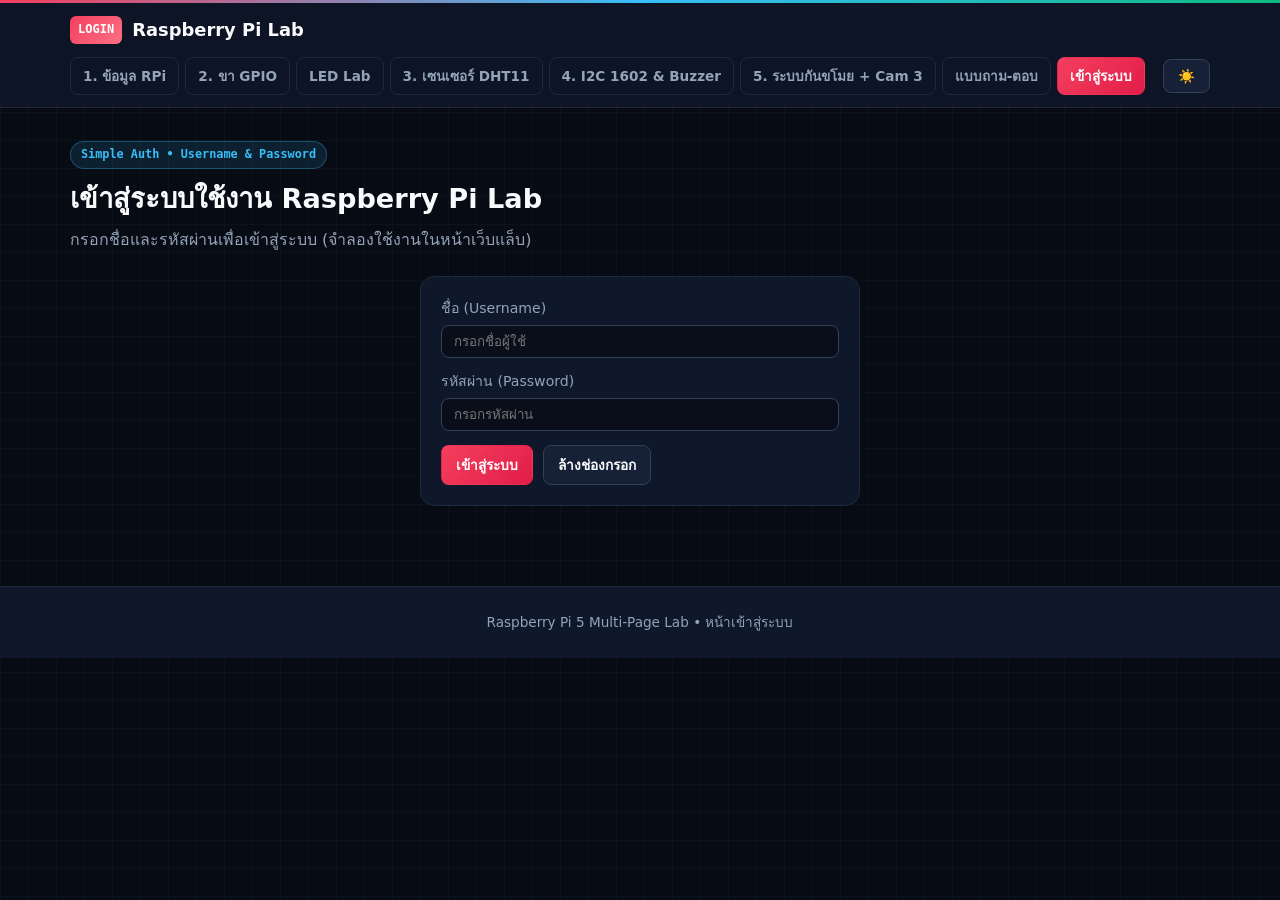
<file: login.html>
<!DOCTYPE html>
<html lang="th" data-theme="dark">
<head>
  <meta charset="UTF-8" />
  <meta name="viewport" content="width=device-width, initial-scale=1.0" />
  <title>เข้าสู่ระบบ — Raspberry Pi Lab</title>
  <link rel="stylesheet" href="style.css" />
</head>
<body data-page="login">
  <header class="navbar">
    <div class="container nav-content">
      <div class="logo">
        <span class="badge-pi">LOGIN</span>
        <h1>Raspberry Pi Lab</h1>
      </div>
      <nav class="nav-tabs">
        <a href="index.html" class="tab-btn">1. ข้อมูล RPi</a>
        <a href="gpio.html" class="tab-btn">2. ขา GPIO</a>
        <a href="led.html" class="tab-btn">LED Lab</a>
        <a href="sensors.html" class="tab-btn">3. เซนเซอร์ DHT11</a>
        <a href="lcd-buzzer.html" class="tab-btn">4. I2C 1602 &amp; Buzzer</a>
        <a href="security.html" class="tab-btn">5. ระบบกันขโมย + Cam 3</a>
        <a href="quiz.html" class="tab-btn">แบบถาม-ตอบ</a>
        <a href="login.html" class="tab-btn active">เข้าสู่ระบบ</a>
      </nav>
      <div class="nav-actions">
        <button id="themeToggleBtn" class="btn-icon" title="สลับโหมดสี">☀️</button>
      </div>
    </div>
  </header>

  <main class="container main-content">
    <div class="section-header">
      <span class="tag">Simple Auth • Username &amp; Password</span>
      <h2>เข้าสู่ระบบใช้งาน Raspberry Pi Lab</h2>
      <p>กรอกชื่อและรหัสผ่านเพื่อเข้าสู่ระบบ (จำลองใช้งานในหน้าเว็บแล็บ)</p>
    </div>

    <div class="card login-card">
      <div id="loggedInBox" class="result-banner mb-20" style="display:none;">
        กำลังเข้าสู่ระบบด้วยชื่อ: <strong id="currentUserLabel">-</strong>
        <div class="btn-row mt-12">
          <a href="index.html" class="btn-primary btn-sm" style="text-decoration:none;">ไปที่หน้าหลัก</a>
          <button type="button" id="logoutBtn" class="btn-outline btn-sm">ออกจากระบบ</button>
        </div>
      </div>

      <form id="simpleLoginForm">
        <div class="control-group">
          <label for="loginUsername">ชื่อ (Username)</label>
          <input
            type="text"
            id="loginUsername"
            class="input-control"
            placeholder="กรอกชื่อผู้ใช้"
            required
          />
        </div>

        <div class="control-group">
          <label for="loginPassword">รหัสผ่าน (Password)</label>
          <input
            type="password"
            id="loginPassword"
            class="input-control"
            placeholder="กรอกรหัสผ่าน"
            required
          />
        </div>

        <div class="btn-row">
          <button type="submit" class="btn-primary">เข้าสู่ระบบ</button>
          <button type="button" id="clearLoginBtn" class="btn-outline">ล้างช่องกรอก</button>
        </div>
      </form>

      <div id="loginMessage" class="result-banner mt-12" style="display:none;"></div>
    </div>
  </main>

  <footer class="footer">
    <div class="container">Raspberry Pi 5 Multi-Page Lab • หน้าเข้าสู่ระบบ</div>
  </footer>
  <script src="script.js"></script>
</body>
</html>
</file>
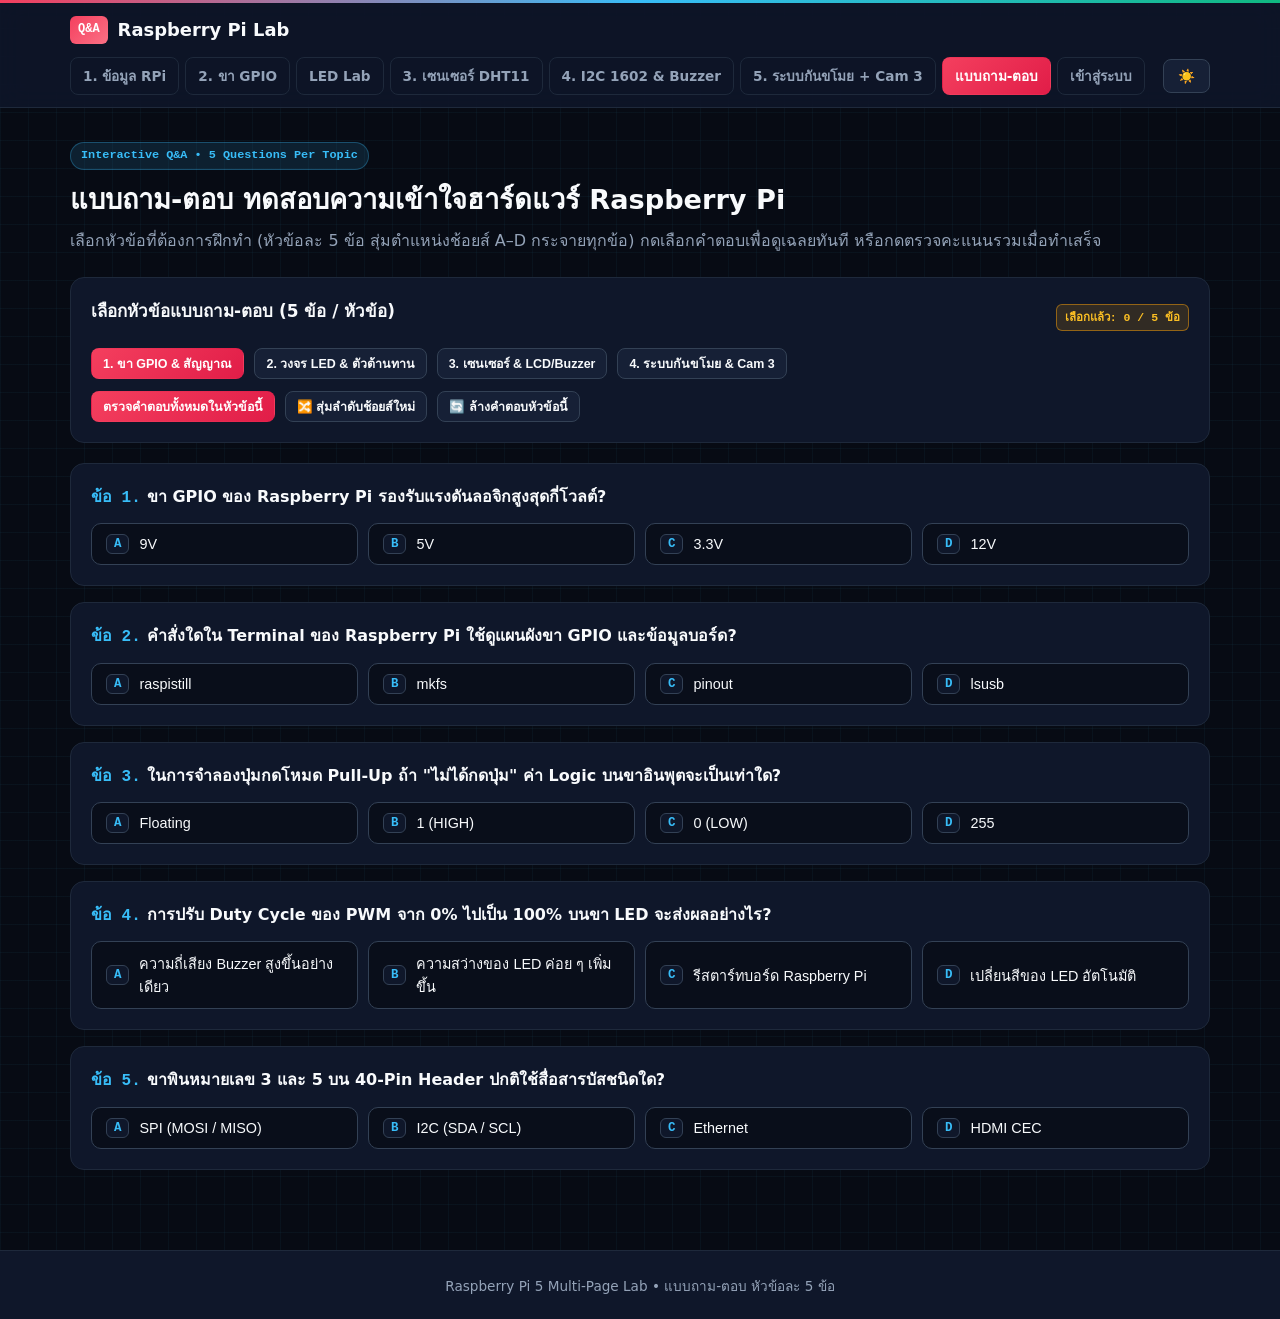
<file: quiz.html>
<!DOCTYPE html>
<html lang="th" data-theme="dark">
<head>
  <meta charset="UTF-8" />
  <meta name="viewport" content="width=device-width, initial-scale=1.0" />
  <title>แบบถาม-ตอบ — Raspberry Pi Lab Quiz</title>
  <link rel="stylesheet" href="style.css" />
</head>
<body data-page="quiz">
  <header class="navbar">
    <div class="container nav-content">
      <div class="logo">
        <span class="badge-pi">Q&amp;A</span>
        <h1>Raspberry Pi Lab</h1>
      </div>
      <nav class="nav-tabs">
        <a href="index.html" class="tab-btn">1. ข้อมูล RPi</a>
        <a href="gpio.html" class="tab-btn">2. ขา GPIO</a>
        <a href="led.html" class="tab-btn">LED Lab</a>
        <a href="sensors.html" class="tab-btn">3. เซนเซอร์ DHT11</a>
        <a href="lcd-buzzer.html" class="tab-btn">4. I2C 1602 &amp; Buzzer</a>
        <a href="security.html" class="tab-btn">5. ระบบกันขโมย + Cam 3</a>
        <a href="quiz.html" class="tab-btn active">แบบถาม-ตอบ</a>
        <a href="login.html" class="tab-btn">เข้าสู่ระบบ</a>
      </nav>
      <div class="nav-actions">
        <button id="themeToggleBtn" class="btn-icon" title="สลับโหมดสี">☀️</button>
      </div>
    </div>
  </header>

  <main class="container main-content">
    <div class="section-header">
      <span class="tag">Interactive Q&amp;A • 5 Questions Per Topic</span>
      <h2>แบบถาม-ตอบ ทดสอบความเข้าใจฮาร์ดแวร์ Raspberry Pi</h2>
      <p>เลือกหัวข้อที่ต้องการฝึกทำ (หัวข้อละ 5 ข้อ สุ่มตำแหน่งช้อยส์ A–D กระจายทุกข้อ) กดเลือกคำตอบเพื่อดูเฉลยทันที หรือกดตรวจคะแนนรวมเมื่อทำเสร็จ</p>
    </div>

    <div class="card mb-20">
      <div class="header-flex">
        <h3>เลือกหัวข้อแบบถาม-ตอบ (5 ข้อ / หัวข้อ)</h3>
        <span class="badge-logic" id="quizScoreBadge">เลือกแล้ว: 0 / 5 ข้อ</span>
      </div>

      <div class="btn-row" style="margin-top:8px;" id="quizTopicTabs">
        <button type="button" class="btn-outline btn-sm active-mode" data-topic="gpio">1. ขา GPIO &amp; สัญญาณ</button>
        <button type="button" class="btn-outline btn-sm" data-topic="led">2. วงจร LED &amp; ตัวต้านทาน</button>
        <button type="button" class="btn-outline btn-sm" data-topic="sensors">3. เซนเซอร์ &amp; LCD/Buzzer</button>
        <button type="button" class="btn-outline btn-sm" data-topic="security">4. ระบบกันขโมย &amp; Cam 3</button>
      </div>

      <div class="btn-row mt-12">
        <button type="button" id="checkQuizBtn" class="btn-primary btn-sm">ตรวจคำตอบทั้งหมดในหัวข้อนี้</button>
        <button type="button" id="shuffleQuizBtn" class="btn-outline btn-sm">🔀 สุ่มลำดับช้อยส์ใหม่</button>
        <button type="button" id="resetQuizBtn" class="btn-outline btn-sm">🔄 ล้างคำตอบหัวข้อนี้</button>
      </div>

      <div class="result-banner" id="quizSummaryBox" style="display:none;"></div>
    </div>

    <div id="quizQuestionContainer" class="quiz-stack"></div>
  </main>

  <footer class="footer">
    <div class="container">Raspberry Pi 5 Multi-Page Lab • แบบถาม-ตอบ หัวข้อละ 5 ข้อ</div>
  </footer>
  <script src="script.js"></script>
</body>
</html>
</file>
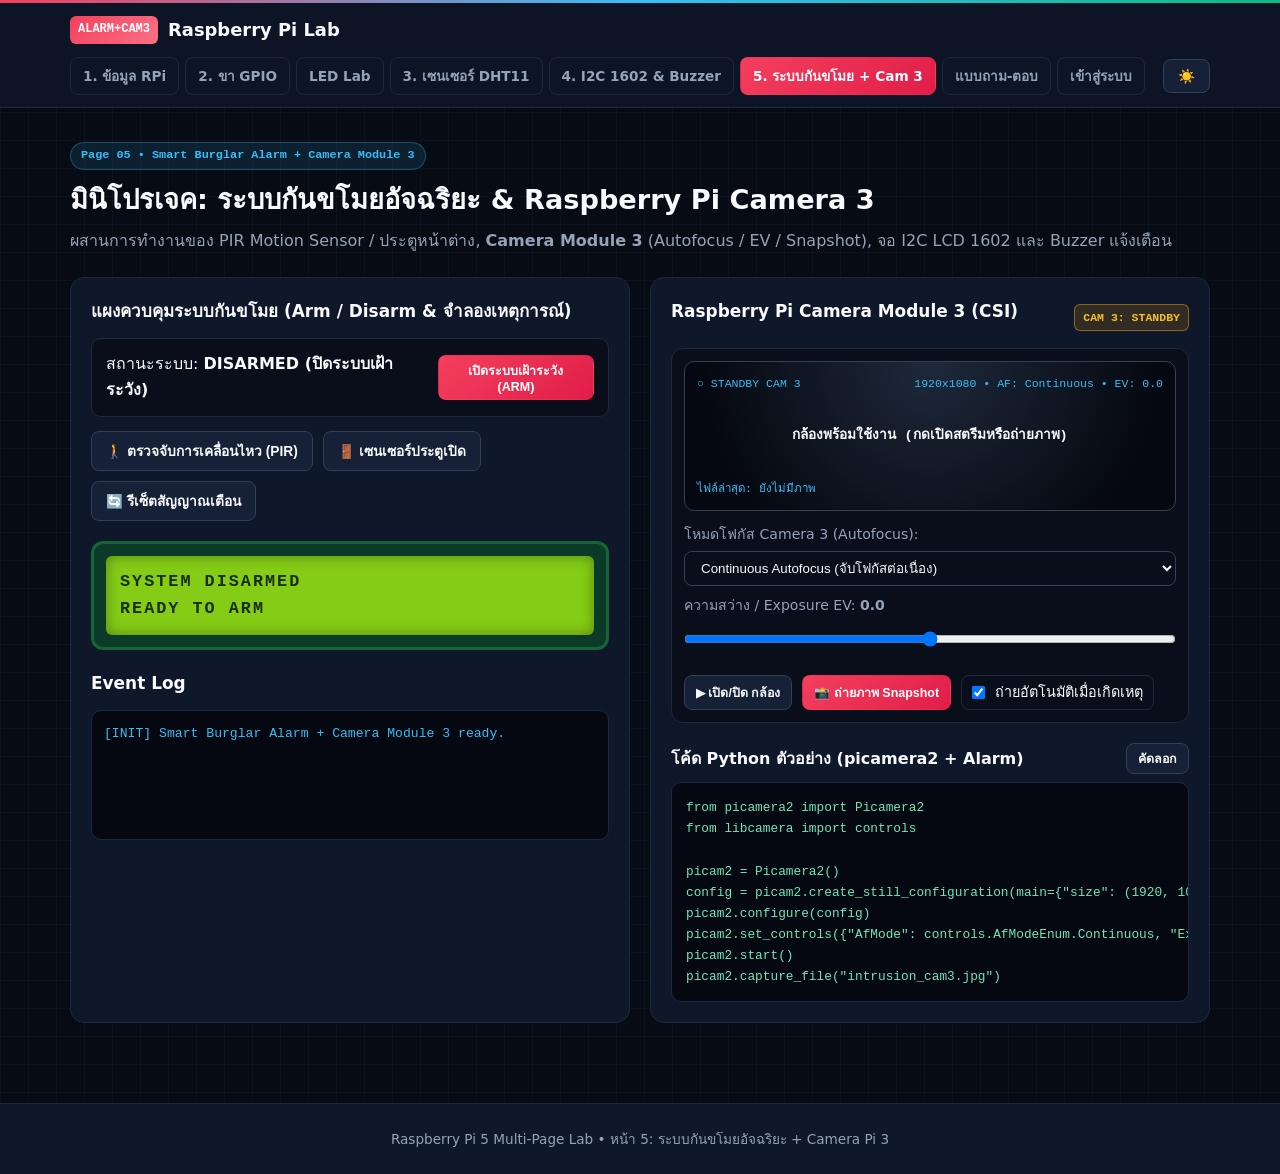
<file: security.html>
<!DOCTYPE html>
<html lang="th" data-theme="dark">
<head>
  <meta charset="UTF-8" />
  <meta name="viewport" content="width=device-width, initial-scale=1.0" />
  <title>หน้า 5: ระบบกันขโมยอัจฉริยะ + Camera Pi 3</title>
  <link rel="stylesheet" href="style.css" />
</head>
<body data-page="security">
  <header class="navbar">
    <div class="container nav-content">
      <div class="logo">
        <span class="badge-pi">ALARM+CAM3</span>
        <h1>Raspberry Pi Lab</h1>
      </div>
      <nav class="nav-tabs">
        <a href="index.html" class="tab-btn">1. ข้อมูล RPi</a>
        <a href="gpio.html" class="tab-btn">2. ขา GPIO</a>
        <a href="led.html" class="tab-btn">LED Lab</a>
        <a href="sensors.html" class="tab-btn">3. เซนเซอร์ DHT11</a>
        <a href="lcd-buzzer.html" class="tab-btn">4. I2C 1602 &amp; Buzzer</a>
        <a href="security.html" class="tab-btn active">5. ระบบกันขโมย + Cam 3</a>
        <a href="quiz.html" class="tab-btn">แบบถาม-ตอบ</a>
        <a href="login.html" class="tab-btn">เข้าสู่ระบบ</a>
      </nav>
      <div class="nav-actions">
        <button id="themeToggleBtn" class="btn-icon" title="สลับโหมดสี">☀️</button>
      </div>
    </div>
  </header>

  <main class="container main-content">
    <div class="section-header">
      <span class="tag">Page 05 • Smart Burglar Alarm + Camera Module 3</span>
      <h2>มินิโปรเจค: ระบบกันขโมยอัจฉริยะ &amp; Raspberry Pi Camera 3</h2>
      <p>ผสานการทำงานของ PIR Motion Sensor / ประตูหน้าต่าง, <strong>Camera Module 3</strong> (Autofocus / EV / Snapshot), จอ I2C LCD 1602 และ Buzzer แจ้งเตือน</p>
    </div>

    <div class="grid-2">
      <div class="card">
        <h3>แผงควบคุมระบบกันขโมย (Arm / Disarm &amp; จำลองเหตุการณ์)</h3>

        <div class="alarm-status-bar" id="alarmStatusBar">
          <span>สถานะระบบ: <strong id="alarmModeLabel">DISARMED (ปิดระบบเฝ้าระวัง)</strong></span>
          <button id="toggleArmBtn" class="btn-primary btn-sm">เปิดระบบเฝ้าระวัง (ARM)</button>
        </div>

        <div class="btn-row">
          <button id="simMotionBtn" class="btn-outline">🚶 ตรวจจับการเคลื่อนไหว (PIR)</button>
          <button id="simDoorBtn" class="btn-outline">🚪 เซนเซอร์ประตูเปิด</button>
          <button id="resetAlarmBtn" class="btn-outline">🔄 รีเซ็ตสัญญาณเตือน</button>
        </div>

        <div class="lcd-bezel mt-20">
          <div class="lcd-screen" id="secLcdScreen">
            <div class="lcd-line" id="secLcd1">SYSTEM DISARMED</div>
            <div class="lcd-line" id="secLcd2">READY TO ARM</div>
          </div>
        </div>

        <h3 class="mt-20">Event Log</h3>
        <div class="terminal" id="securityLog" style="height:130px;">
          <div class="term-line">[INIT] Smart Burglar Alarm + Camera Module 3 ready.</div>
        </div>
      </div>

      <div class="card">
        <div class="header-flex">
          <h3>Raspberry Pi Camera Module 3 (CSI)</h3>
          <span class="badge-logic" id="camStatusBadge">CAM 3: STANDBY</span>
        </div>

        <div class="cam3-box">
          <div class="cam3-viewfinder" id="camViewfinder">
            <div class="cam3-hud-top">
              <span id="camLiveTag">● CAM 3 CSI</span>
              <span id="camResolutionTag">1920x1080 • AF: Continuous</span>
            </div>
            <div class="cam3-center-readout" id="camCenterText">กล้องพร้อมใช้งาน (กดเปิดสตรีมหรือถ่ายภาพ)</div>
            <div class="cam3-hud-bottom">
              <span id="camLastCapture">ไฟล์ล่าสุด: ยังไม่มีภาพ</span>
            </div>
          </div>

          <div class="cam3-controls mt-12">
            <div class="control-group" style="margin-bottom:8px;">
              <label>โหมดโฟกัส Camera 3 (Autofocus):</label>
              <select id="camAfModeSelect" class="input-control">
                <option value="Continuous" selected>Continuous Autofocus (จับโฟกัสต่อเนื่อง)</option>
                <option value="Auto">Single Auto Focus (โฟกัสอัตโนมัติเมื่อถ่าย)</option>
                <option value="Manual">Manual Focus (กำหนดระยะเอง)</option>
              </select>
            </div>

            <div class="control-group" style="margin-bottom:10px;">
              <label>ความสว่าง / Exposure EV: <strong id="camEvVal">0.0</strong></label>
              <input type="range" id="camEvSlider" min="-2" max="2" step="0.5" value="0" class="range-control" />
            </div>

            <div class="btn-row" style="margin-top:0;">
              <button type="button" id="toggleCamStreamBtn" class="btn-outline btn-sm">▶ เปิด/ปิด กล้อง</button>
              <button type="button" id="captureCamBtn" class="btn-primary btn-sm">📸 ถ่ายภาพ Snapshot</button>
              <label class="checkbox-item" style="margin:0;padding:5px 10px;">
                <input type="checkbox" id="autoSnapOnAlarm" checked />
                <span>ถ่ายอัตโนมัติเมื่อเกิดเหตุ</span>
              </label>
            </div>
          </div>
        </div>

        <div class="code-header mt-20">
          <span>โค้ด Python ตัวอย่าง (picamera2 + Alarm)</span>
          <button type="button" id="copyCamCodeBtn" class="btn-outline btn-sm">คัดลอก</button>
        </div>
        <pre class="code-block" id="camCodePreview"></pre>
      </div>
    </div>
  </main>

  <footer class="footer">
    <div class="container">Raspberry Pi 5 Multi-Page Lab • หน้า 5: ระบบกันขโมยอัจฉริยะ + Camera Pi 3</div>
  </footer>
  <script src="script.js"></script>
</body>
</html>
</file>
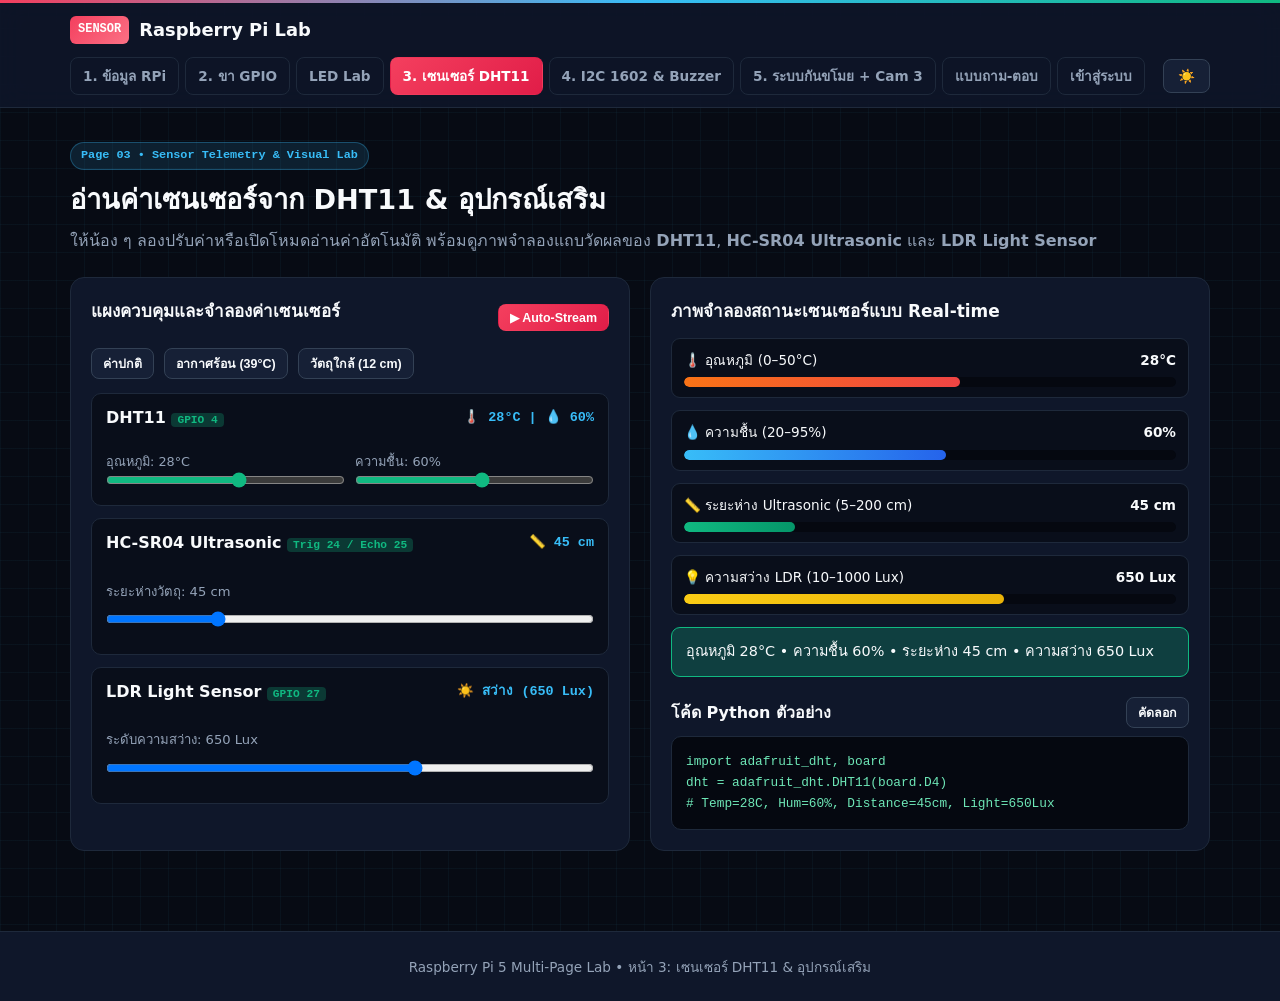
<file: sensors.html>
<!DOCTYPE html>
<html lang="th" data-theme="dark">
<head>
  <meta charset="UTF-8" />
  <meta name="viewport" content="width=device-width, initial-scale=1.0" />
  <title>หน้า 3: อ่านค่าเซนเซอร์ DHT11 และอุปกรณ์เสริม</title>
  <link rel="stylesheet" href="style.css" />
</head>
<body data-page="sensors">
  <header class="navbar">
    <div class="container nav-content">
      <div class="logo">
        <span class="badge-pi">SENSOR</span>
        <h1>Raspberry Pi Lab</h1>
      </div>
      <nav class="nav-tabs">
        <a href="index.html" class="tab-btn">1. ข้อมูล RPi</a>
        <a href="gpio.html" class="tab-btn">2. ขา GPIO</a>
        <a href="led.html" class="tab-btn">LED Lab</a>
        <a href="sensors.html" class="tab-btn active">3. เซนเซอร์ DHT11</a>
        <a href="lcd-buzzer.html" class="tab-btn">4. I2C 1602 &amp; Buzzer</a>
        <a href="security.html" class="tab-btn">5. ระบบกันขโมย + Cam 3</a>
        <a href="quiz.html" class="tab-btn">แบบถาม-ตอบ</a>
        <a href="login.html" class="tab-btn">เข้าสู่ระบบ</a>
      </nav>
      <div class="nav-actions">
        <button id="themeToggleBtn" class="btn-icon" title="สลับโหมดสี">☀️</button>
      </div>
    </div>
  </header>

  <main class="container main-content">
    <div class="section-header">
      <span class="tag">Page 03 • Sensor Telemetry &amp; Visual Lab</span>
      <h2>อ่านค่าเซนเซอร์จาก DHT11 &amp; อุปกรณ์เสริม</h2>
      <p>ให้น้อง ๆ ลองปรับค่าหรือเปิดโหมดอ่านค่าอัตโนมัติ พร้อมดูภาพจำลองแถบวัดผลของ <strong>DHT11</strong>, <strong>HC-SR04 Ultrasonic</strong> และ <strong>LDR Light Sensor</strong></p>
    </div>

    <div class="grid-2">
      <div class="card">
        <div class="header-flex">
          <h3>แผงควบคุมและจำลองค่าเซนเซอร์</h3>
          <button type="button" id="toggleAutoSensorBtn" class="btn-primary btn-sm">▶ Auto-Stream</button>
        </div>

        <div class="btn-row" style="margin-top:0;margin-bottom:14px;">
          <button type="button" class="btn-outline btn-sm" id="presetNormalBtn">ค่าปกติ</button>
          <button type="button" class="btn-outline btn-sm" id="presetHotBtn">อากาศร้อน (39°C)</button>
          <button type="button" class="btn-outline btn-sm" id="presetNearBtn">วัตถุใกล้ (12 cm)</button>
        </div>

        <div class="hw-card dht-card mb-12">
          <div class="dht-top">
            <strong>DHT11 <span class="pin-tag">GPIO 4</span></strong>
            <span class="dht-readout" id="dhtReadout">🌡️ 28°C | 💧 60%</span>
          </div>
          <div class="dht-sliders">
            <label>อุณหภูมิ: <span id="dhtTempVal">28</span>°C
              <input type="range" id="dhtTempSlider" min="0" max="50" value="28" />
            </label>
            <label>ความชื้น: <span id="dhtHumVal">60</span>%
              <input type="range" id="dhtHumSlider" min="20" max="95" value="60" />
            </label>
          </div>
        </div>

        <div class="hw-card dht-card mb-12">
          <div class="dht-top">
            <strong>HC-SR04 Ultrasonic <span class="pin-tag">Trig 24 / Echo 25</span></strong>
            <span class="dht-readout" id="distReadout">📏 45 cm</span>
          </div>
          <label class="mt-12" style="font-size:0.82rem;color:var(--text-muted)">ระยะห่างวัตถุ: <span id="distVal">45</span> cm
            <input type="range" id="distSlider" min="5" max="200" value="45" class="range-control" />
          </label>
        </div>

        <div class="hw-card dht-card">
          <div class="dht-top">
            <strong>LDR Light Sensor <span class="pin-tag">GPIO 27</span></strong>
            <span class="dht-readout" id="lightReadout">☀️ สว่างปกติ (650 Lux)</span>
          </div>
          <label class="mt-12" style="font-size:0.82rem;color:var(--text-muted)">ระดับความสว่าง: <span id="lightVal">650</span> Lux
            <input type="range" id="lightSlider" min="10" max="1000" step="10" value="650" class="range-control" />
          </label>
        </div>
      </div>

      <div class="card">
        <h3>ภาพจำลองสถานะเซนเซอร์แบบ Real-time</h3>

        <div class="sensor-visual-box">
          <div class="meter-row">
            <div class="meter-head"><span>🌡️ อุณหภูมิ (0–50°C)</span><strong id="barTempText">28°C</strong></div>
            <div class="meter-track"><div class="meter-fill temp-fill" id="barTempFill" style="width:56%"></div></div>
          </div>

          <div class="meter-row">
            <div class="meter-head"><span>💧 ความชื้น (20–95%)</span><strong id="barHumText">60%</strong></div>
            <div class="meter-track"><div class="meter-fill hum-fill" id="barHumFill" style="width:53%"></div></div>
          </div>

          <div class="meter-row">
            <div class="meter-head"><span>📏 ระยะห่าง Ultrasonic (5–200 cm)</span><strong id="barDistText">45 cm</strong></div>
            <div class="meter-track"><div class="meter-fill dist-fill" id="barDistFill" style="width:22%"></div></div>
          </div>

          <div class="meter-row">
            <div class="meter-head"><span>💡 ความสว่าง LDR (10–1000 Lux)</span><strong id="barLightText">650 Lux</strong></div>
            <div class="meter-track"><div class="meter-fill light-fill" id="barLightFill" style="width:65%"></div></div>
          </div>
        </div>

        <div class="result-banner mt-12" id="sensorSummaryBox">
          สภาพแวดล้อมปกติ • อุณหภูมิ 28°C, ความชื้น 60%, ระยะ 45 cm, แสง 650 Lux
        </div>

        <div class="code-header mt-20">
          <span>โค้ด Python ตัวอย่าง</span>
          <button type="button" id="copySensorBtn" class="btn-outline btn-sm">คัดลอก</button>
        </div>
        <pre class="code-block" id="sensorCodePreview"></pre>
      </div>
    </div>
  </main>

  <footer class="footer">
    <div class="container">Raspberry Pi 5 Multi-Page Lab • หน้า 3: เซนเซอร์ DHT11 &amp; อุปกรณ์เสริม</div>
  </footer>
  <script src="script.js"></script>
</body>
</html>
</file>
<file: style.css>
:root {
  --bg: #070b14;
  --bg-grid: rgba(56, 189, 248, 0.045);
  --surface: #0f172a;
  --surface-elevated: #162036;
  --surface-alt: #090e1a;
  --text: #f8fafc;
  --text-muted: #94a3b8;
  --primary: #f43f5e;
  --primary-glow: rgba(244, 63, 94, 0.35);
  --primary-hover: #e11d48;
  --accent: #10b981;
  --accent-glow: rgba(16, 185, 129, 0.25);
  --cyan: #38bdf8;
  --border: #1e293b;
  --border-strong: #334155;
  --font-sans: system-ui, -apple-system, 'Segoe UI', Roboto, sans-serif;
  --font-mono: ui-monospace, SFMono-Regular, Menlo, Consolas, monospace;
}

[data-theme="light"] {
  --bg: #f1f5f9;
  --bg-grid: rgba(15, 23, 42, 0.04);
  --surface: #ffffff;
  --surface-elevated: #f8fafc;
  --surface-alt: #e2e8f0;
  --text: #0f172a;
  --text-muted: #475569;
  --primary: #e11d48;
  --primary-glow: rgba(225, 29, 72, 0.2);
  --primary-hover: #be123c;
  --accent: #059669;
  --accent-glow: rgba(5, 150, 105, 0.18);
  --cyan: #0284c7;
  --border: #cbd5e1;
  --border-strong: #94a3b8;
}

* { box-sizing: border-box; margin: 0; padding: 0; }

body {
  font-family: var(--font-sans);
  background-color: var(--bg);
  background-image:
    linear-gradient(to right, var(--bg-grid) 1px, transparent 1px),
    linear-gradient(to bottom, var(--bg-grid) 1px, transparent 1px);
  background-size: 28px 28px;
  color: var(--text);
  line-height: 1.65;
  transition: background-color 0.25s, color 0.25s;
}

code {
  background: var(--surface-alt);
  color: var(--cyan);
  padding: 2px 6px;
  border-radius: 5px;
  border: 1px solid var(--border);
  font-family: var(--font-mono);
  font-size: 0.86em;
}

.container { max-width: 1180px; margin: 0 auto; padding: 0 20px; }

.navbar {
  background: color-mix(in srgb, var(--surface) 86%, transparent);
  backdrop-filter: blur(12px);
  border-bottom: 1px solid var(--border);
  position: sticky;
  top: 0;
  z-index: 100;
}

.navbar::before {
  content: "";
  display: block;
  height: 3px;
  background: linear-gradient(90deg, var(--primary), var(--cyan), var(--accent));
}

.nav-content {
  display: flex;
  flex-wrap: wrap;
  align-items: center;
  justify-content: space-between;
  gap: 12px;
  padding: 12px 20px;
}

.logo { display: flex; align-items: center; gap: 10px; }
.logo h1 { font-size: 1.12rem; font-weight: 800; }

.badge-pi {
  background: linear-gradient(135deg, var(--primary), #fb7185);
  color: #fff;
  font-family: var(--font-mono);
  font-weight: 700;
  font-size: 0.75rem;
  padding: 4px 8px;
  border-radius: 6px;
}

.nav-tabs { display: flex; flex-wrap: wrap; gap: 6px; }

.tab-btn {
  background: transparent;
  border: 1px solid var(--border);
  color: var(--text-muted);
  padding: 7px 12px;
  border-radius: 8px;
  text-decoration: none;
  font-weight: 600;
  font-size: 0.85rem;
  transition: 0.2s;
}

.tab-btn:hover { color: var(--text); background: var(--surface-elevated); }
.tab-btn.active {
  background: linear-gradient(135deg, var(--primary), var(--primary-hover));
  border-color: transparent;
  color: #fff;
}

.nav-actions { display: flex; align-items: center; gap: 8px; }

.nav-user-badge {
  font-family: var(--font-mono);
  font-size: 0.78rem;
  font-weight: 700;
  color: var(--accent);
  background: var(--accent-glow);
  border: 1px solid var(--accent);
  padding: 6px 10px;
  border-radius: 8px;
  text-decoration: none;
}

.btn-outline, .btn-icon, .btn-primary {
  padding: 8px 14px;
  border-radius: 8px;
  cursor: pointer;
  font-weight: 600;
  font-size: 0.86rem;
  border: 1px solid var(--border-strong);
  background: var(--surface-elevated);
  color: var(--text);
  transition: 0.18s;
}

.btn-sm { padding: 5px 11px; font-size: 0.78rem; }

.btn-primary {
  background: linear-gradient(135deg, var(--primary), var(--primary-hover));
  border-color: transparent;
  color: #fff;
}

.btn-row { display: flex; flex-wrap: wrap; gap: 10px; margin-top: 14px; }

.main-content { padding: 32px 20px 56px; }
.section-header { margin-bottom: 22px; }

.tag {
  display: inline-block;
  font-family: var(--font-mono);
  font-size: 0.74rem;
  font-weight: 700;
  color: var(--cyan);
  background: color-mix(in srgb, var(--cyan) 12%, transparent);
  border: 1px solid color-mix(in srgb, var(--cyan) 30%, transparent);
  padding: 3px 10px;
  border-radius: 999px;
  margin-bottom: 8px;
}

.section-header h2 { font-size: 1.7rem; font-weight: 800; margin-bottom: 6px; }
.section-header p { color: var(--text-muted); }

.card {
  background: var(--surface);
  border: 1px solid var(--border);
  border-radius: 14px;
  padding: 20px;
}

.card h3 { margin-bottom: 12px; font-size: 1.06rem; }
.grid-2 { display: grid; grid-template-columns: repeat(auto-fit, minmax(330px, 1fr)); gap: 20px; }
.grid-3 { display: grid; grid-template-columns: repeat(auto-fit, minmax(250px, 1fr)); gap: 20px; }
.mt-20 { margin-top: 20px; }
.mt-12 { margin-top: 12px; }
.mb-20 { margin-bottom: 20px; }
.mb-12 { margin-bottom: 12px; }

.login-card {
  max-width: 440px;
  margin: 0 auto;
}

/* Raspberry Pi 5 Board 360° Rotation & Port Inspector */
.board-rotate-toolbar {
  display: flex;
  flex-wrap: wrap;
  align-items: center;
  justify-content: space-between;
  gap: 14px;
  background: var(--surface-alt);
  border: 1px solid var(--border);
  border-radius: 10px;
  padding: 12px 14px;
}

.rotate-slider-wrap {
  flex: 1 1 260px;
}

.rotate-slider-wrap label {
  display: block;
  font-size: 0.84rem;
  color: var(--text-muted);
  margin-bottom: 6px;
}

.rpi-board-svg-wrap {
  background: var(--surface-alt);
  border: 1px solid var(--border);
  border-radius: 12px;
  padding: 24px 14px;
  min-height: 360px;
  display: flex;
  align-items: center;
  justify-content: center;
  overflow: hidden;
}

.rpi-board-rotator {
  width: 100%;
  max-width: 780px;
  transition: transform 0.16s ease-out;
  transform-origin: center center;
}

.rpi-board-svg {
  width: 100%;
  height: auto;
  display: block;
  margin: 0 auto;
}

.rpi-hotspot:hover rect {
  stroke: #f43f5e;
  stroke-width: 3;
}

.rpi-hotspot.active-part rect {
  stroke: #38bdf8;
  stroke-width: 3.5;
}

.port-quick-buttons {
  display: flex;
  flex-wrap: wrap;
  gap: 8px;
}

.port-select-btn.active-mode {
  background: linear-gradient(135deg, var(--primary), var(--primary-hover));
  border-color: transparent;
  color: #fff;
}

.port-detail-card {
  background: var(--surface-alt);
  border: 1px solid var(--border-strong);
  border-left: 4px solid var(--cyan);
  border-radius: 10px;
  padding: 14px 16px;
}

.port-detail-head {
  display: flex;
  flex-wrap: wrap;
  align-items: center;
  justify-content: space-between;
  gap: 8px;
}

.port-detail-head strong {
  font-size: 1rem;
  color: var(--text);
}

.port-detail-meta {
  display: grid;
  grid-template-columns: repeat(auto-fit, minmax(240px, 1fr));
  gap: 10px;
  font-size: 0.85rem;
  color: var(--text-muted);
}

.table-wrap { overflow-x: auto; }
.info-table { width: 100%; border-collapse: collapse; font-size: 0.9rem; }
.info-table th { background: var(--surface-alt); color: var(--cyan); }
.info-table th, .info-table td { padding: 10px 12px; border-bottom: 1px solid var(--border); text-align: left; }

.checkbox-item {
  display: flex; align-items: center; gap: 10px; padding: 9px 12px;
  background: var(--surface-alt); border: 1px solid var(--border); border-radius: 8px;
  cursor: pointer; margin-bottom: 8px; font-size: 0.9rem;
}

.result-banner {
  margin-top: 12px; padding: 12px 14px; border-radius: 9px;
  background: var(--accent-glow); border: 1px solid var(--accent); font-size: 0.9rem;
}

.input-control, .range-control {
  width: 100%; padding: 8px 12px; border-radius: 8px;
  border: 1px solid var(--border-strong); background: var(--surface-alt); color: var(--text);
}

.cmd-list { display: flex; flex-direction: column; gap: 8px; max-height: 220px; overflow-y: auto; }
.cmd-item { background: var(--surface-alt); padding: 9px 12px; border-radius: 8px; border: 1px solid var(--border); }
.cmd-item small { display: block; color: var(--text-muted); margin-top: 3px; }

/* GPIO & Modules */
.header-flex { display: flex; justify-content: space-between; align-items: center; margin-bottom: 10px; }
.badge-logic {
  font-family: var(--font-mono); font-size: 0.72rem; font-weight: 700;
  padding: 3px 8px; border-radius: 6px; background: rgba(245, 158, 11, 0.15);
  color: #fbbf24; border: 1px solid rgba(245, 158, 11, 0.5);
}
.pin-legend { display: flex; flex-wrap: wrap; gap: 10px; font-size: 0.75rem; font-family: var(--font-mono); color: var(--text-muted); margin-bottom: 10px; }
.leg-item { display: flex; align-items: center; gap: 5px; }
.dot { width: 9px; height: 9px; border-radius: 50%; display: inline-block; }
.pwr-5v { background: #ef4444; } .pwr-3v3 { background: #f59e0b; } .gnd { background: #64748b; }
.gpio { background: #10b981; } .i2c { background: #3b82f6; } .spi { background: #a855f7; } .uart { background: #ec4899; }

.header-board {
  display: grid; grid-template-columns: 1fr 1fr; gap: 6px;
  background: #052219; padding: 12px; border-radius: 10px; border: 2px solid #0f513c;
}
.pin-column { display: flex; flex-direction: column; gap: 4px; }
.pin-row {
  display: flex; align-items: center; justify-content: space-between; gap: 6px;
  background: rgba(15, 23, 42, 0.88); border: 1px solid rgba(148, 163, 184, 0.15);
  color: #f1f5f9; padding: 3px 7px; border-radius: 5px; font-family: var(--font-mono); font-size: 0.7rem; cursor: pointer;
}
.pin-row.right-side { flex-direction: row-reverse; }
.pin-row.selected, .pin-row.hw-active { border-color: #38bdf8; background: rgba(56, 189, 248, 0.25); }
.pin-num { color: #fbbf24; font-weight: 700; }

.pin-inspector {
  margin-top: 10px; padding: 10px 12px; background: var(--surface-alt);
  border-left: 3px solid var(--accent); border-radius: 6px; font-family: var(--font-mono); font-size: 0.8rem; color: var(--text-muted);
}

.hw-modules-stack { display: flex; flex-direction: column; gap: 10px; }
.hw-card {
  display: flex; align-items: center; justify-content: space-between; gap: 12px;
  background: var(--surface-alt); border: 1px solid var(--border); padding: 11px 14px; border-radius: 10px;
}
.hw-info { display: flex; align-items: center; gap: 12px; }
.hw-info strong { display: block; font-size: 0.9rem; }
.hw-info small { color: var(--text-muted); font-size: 0.78rem; }
.pin-tag { font-family: var(--font-mono); font-size: 0.7rem; background: var(--accent-glow); color: var(--accent); padding: 1px 6px; border-radius: 4px; }

.led-bulb { width: 28px; height: 28px; border-radius: 50%; background: #334155; border: 2px solid #64748b; transition: 0.2s; }
.led-bulb.on { background: #fde047; box-shadow: 0 0 18px #facc15, 0 0 32px rgba(250, 204, 21, 0.7); }

.btn-indicator {
  width: 28px; height: 28px; border-radius: 7px; background: #1e293b; border: 2px solid #475569;
  display: grid; place-items: center; font-family: var(--font-mono); font-weight: 700; color: #94a3b8;
}
.btn-indicator.high { background: var(--accent); color: #fff; box-shadow: 0 0 14px rgba(16, 185, 129, 0.7); }

.buzzer-icon { font-size: 1.2rem; }
.buzzer-icon.ringing { animation: shake 0.12s infinite; }
@keyframes shake {
  0%, 100% { transform: rotate(0deg); }
  25% { transform: rotate(-16deg); }
  75% { transform: rotate(16deg); }
}

.servo-dial { width: 34px; height: 34px; border-radius: 50%; background: #090d16; border: 2px solid var(--cyan); position: relative; }
.servo-arm {
  position: absolute; width: 14px; height: 4px; background: var(--primary);
  top: 50%; left: 50%; transform-origin: 0% 50%; transform: translateY(-50%) rotate(-90deg);
}
.range-mini { width: 110px; accent-color: var(--cyan); }

.dht-card { flex-direction: column; align-items: stretch; }
.dht-top { display: flex; justify-content: space-between; align-items: center; }
.dht-readout { font-family: var(--font-mono); font-size: 0.84rem; color: var(--cyan); font-weight: 700; }
.dht-sliders { display: grid; grid-template-columns: 1fr 1fr; gap: 10px; font-size: 0.8rem; color: var(--text-muted); margin-top: 8px; }
.dht-sliders input { width: 100%; accent-color: var(--accent); }

.breadboard-mock {
  background: linear-gradient(180deg, #1e293b, #0f172a);
  border: 2px solid #334155; border-radius: 12px; padding: 12px;
  display: flex; flex-direction: column; gap: 10px;
}
.bb-rail { font-family: var(--font-mono); font-size: 0.75rem; font-weight: 700; padding: 5px 10px; border-radius: 6px; }
.bb-rail.power-rail { background: rgba(239, 68, 68, 0.14); border-left: 4px solid #ef4444; color: #fca5a5; }
.bb-rail.gnd-rail { background: rgba(56, 189, 248, 0.14); border-left: 4px solid #38bdf8; color: #7dd3fc; }
.bb-strip-zone { display: grid; grid-template-columns: 1fr auto 1fr; align-items: center; gap: 12px; padding: 8px 4px; }
.bb-channel { display: flex; flex-wrap: wrap; align-items: center; gap: 8px; }
.bb-center-gap {
  font-family: var(--font-mono); font-size: 0.68rem; color: var(--text-muted);
  writing-mode: vertical-rl; border-left: 1px dashed var(--border-strong); border-right: 1px dashed var(--border-strong); padding: 6px 4px;
}
.wire-pill {
  font-family: var(--font-mono); font-size: 0.72rem; font-weight: 600;
  padding: 4px 8px; border-radius: 999px; background: #090e1a; border: 1.5px solid var(--border-strong);
}
.wire-red { border-color: #ef4444; color: #fca5a5; }
.wire-yellow { border-color: #eab308; color: #fde047; }
.wire-amber { border-color: #f97316; color: #fdba74; }
.wire-green { border-color: #10b981; color: #6ee7b7; }
.wire-black { border-color: #64748b; color: #cbd5e1; }

.led-cluster { display: flex; gap: 10px; }
.led-lamp-realistic {
  width: 34px; height: 34px; border-radius: 50%; display: grid; place-items: center;
  font-family: var(--font-mono); font-size: 0.75rem; font-weight: 800;
  background: #1e293b; color: #64748b; border: 2px solid #475569; transition: all 0.15s ease;
}
.led-lamp-realistic.red.on {
  background: radial-gradient(circle at 35% 35%, #fecaca, #ef4444 70%, #991b1b);
  color: #fff; border-color: #fca5a5; box-shadow: 0 0 16px #ef4444, 0 0 28px rgba(239, 68, 68, 0.7);
}
.led-lamp-realistic.yellow.on {
  background: radial-gradient(circle at 35% 35%, #fef9c3, #eab308 70%, #854d0e);
  color: #0f172a; border-color: #fef08a; box-shadow: 0 0 16px #eab308, 0 0 28px rgba(234, 179, 8, 0.7);
}
.led-lamp-realistic.green.on {
  background: radial-gradient(circle at 35% 35%, #d1fae5, #10b981 70%, #065f46);
  color: #fff; border-color: #6ee7b7; box-shadow: 0 0 16px #10b981, 0 0 28px rgba(16, 185, 129, 0.7);
}

/* Active Mode Highlight */
[data-pattern].active-mode,
.led-mode-btn.active-mode,
#quizTopicTabs [data-topic].active-mode {
  background: linear-gradient(135deg, var(--primary), var(--primary-hover));
  border-color: transparent;
  color: #fff;
}

/* LED Lab Color Picker & Speed */
.per-led-color-grid {
  display: grid;
  grid-template-columns: repeat(auto-fit, minmax(150px, 1fr));
  gap: 10px;
}
.per-led-picker label {
  display: block; font-size: 0.78rem; color: var(--text-muted);
  margin-bottom: 5px; font-family: var(--font-mono);
}
.speed-presets { display: flex; flex-wrap: wrap; gap: 8px; margin-top: 8px; }
.led-unit { display: flex; flex-direction: column; align-items: center; gap: 8px; }
.led-pin-caption { font-family: var(--font-mono); font-size: 0.72rem; color: var(--text-muted); }

.led-stage {
  display: flex; justify-content: center; align-items: center; gap: 28px;
  padding: 26px; border-radius: 12px; background: var(--surface-alt); border: 1px solid var(--border);
}
.led-stage .led-lamp-realistic { width: 54px; height: 54px; font-size: 0.95rem; }
.led-lamp-realistic.custom-color {
  --led-main: #ef4444;
  --led-glow: rgba(239, 68, 68, 0.75);
  background: #1e293b; color: #94a3b8; border-color: #475569; opacity: 0.45;
}
.led-lamp-realistic.custom-color.on {
  background: radial-gradient(circle at 35% 35%, #ffffff, var(--led-main) 55%, var(--led-main));
  color: #0b1120; border-color: #ffffff;
  box-shadow: 0 0 18px var(--led-main), 0 0 32px var(--led-glow);
}

/* Sensor & LCD */
.wiring-strip { display: flex; flex-wrap: wrap; gap: 10px; }
.sensor-visual-box { display: flex; flex-direction: column; gap: 12px; }
.meter-row { background: var(--surface-alt); padding: 10px 12px; border-radius: 9px; border: 1px solid var(--border); }
.meter-head { display: flex; justify-content: space-between; font-size: 0.85rem; margin-bottom: 6px; }
.meter-track { height: 10px; background: #050810; border-radius: 999px; overflow: hidden; }
.meter-fill { height: 100%; transition: width 0.2s ease; border-radius: 999px; }
.temp-fill { background: linear-gradient(90deg, #f97316, #ef4444); }
.hum-fill { background: linear-gradient(90deg, #38bdf8, #2563eb); }
.dist-fill { background: linear-gradient(90deg, #10b981, #059669); }
.light-fill { background: linear-gradient(90deg, #facc15, #eab308); }

.resistor-box { background: var(--surface-alt); padding: 14px; border-radius: 10px; border: 1px solid var(--border); }
.resistor-bands { display: flex; flex-wrap: wrap; gap: 8px; }
.band {
  font-family: var(--font-mono); font-size: 0.78rem; font-weight: 700;
  padding: 5px 10px; border-radius: 6px; color: #fff; border: 1px solid rgba(255, 255, 255, 0.2);
}
.b-red { background: #dc2626; } .b-brown { background: #78350f; } .b-gold { background: #ca8a04; color: #0f172a; }

.lcd-bezel { background: #0b3b28; border: 3px solid #166534; border-radius: 12px; padding: 12px; }
.lcd-screen {
  background: #84cc16; color: #1a2e05; font-family: var(--font-mono);
  font-weight: 800; font-size: 1.05rem; letter-spacing: 0.12em;
  padding: 12px 14px; border-radius: 6px; box-shadow: inset 0 0 14px rgba(0, 0, 0, 0.35);
  transition: background-color 0.2s, opacity 0.2s;
}
.lcd-screen.backlight-off { background: #1e293b; color: #475569; }
.lcd-line { min-height: 1.5rem; white-space: pre; }

/* Camera Module 3 Viewfinder */
.cam3-box { background: var(--surface-alt); border: 1px solid var(--border); border-radius: 12px; padding: 12px; }
.cam3-viewfinder {
  min-height: 150px; border-radius: 10px; padding: 12px;
  background: radial-gradient(circle at top, #1e293b, #050810 80%);
  border: 1px solid var(--border-strong);
  display: flex; flex-direction: column; justify-content: space-between;
  font-family: var(--font-mono);
}
.cam3-viewfinder.live { border-color: var(--accent); box-shadow: inset 0 0 24px rgba(16, 185, 129, 0.12); }
.cam3-viewfinder.snap-flash { background: #f8fafc; color: #0f172a; }
.cam3-hud-top, .cam3-hud-bottom { display: flex; justify-content: space-between; font-size: 0.72rem; color: var(--cyan); }
.cam3-center-readout { text-align: center; font-size: 0.85rem; font-weight: 700; color: var(--text); padding: 8px 0; }

/* Quiz Page */
.quiz-stack { display: flex; flex-direction: column; gap: 16px; }
.quiz-q-title { font-size: 1rem; font-weight: 700; margin-bottom: 12px; }
.quiz-q-num { font-family: var(--font-mono); color: var(--cyan); margin-right: 6px; }
.quiz-choices { display: grid; grid-template-columns: repeat(auto-fit, minmax(240px, 1fr)); gap: 10px; }
.quiz-choice-btn {
  display: flex; align-items: center; gap: 10px; text-align: left;
  padding: 10px 14px; border-radius: 10px; border: 1px solid var(--border-strong);
  background: var(--surface-alt); color: var(--text); cursor: pointer; font-size: 0.9rem; transition: 0.16s;
}
.quiz-choice-btn:hover { border-color: var(--cyan); background: var(--surface-elevated); }
.quiz-choice-btn.selected {
  border-color: var(--cyan);
  background: color-mix(in srgb, var(--cyan) 18%, var(--surface-alt));
}
.quiz-choice-btn.correct {
  border-color: var(--accent);
  background: color-mix(in srgb, var(--accent) 22%, var(--surface-alt));
}
.quiz-choice-btn.wrong {
  border-color: var(--primary);
  background: color-mix(in srgb, var(--primary) 20%, var(--surface-alt));
}
.quiz-choice-key {
  font-family: var(--font-mono); font-weight: 800; font-size: 0.78rem;
  padding: 2px 7px; border-radius: 6px; background: var(--surface);
  border: 1px solid var(--border-strong); color: var(--cyan);
}
.quiz-feedback {
  margin-top: 12px; padding: 10px 14px; border-radius: 9px;
  font-size: 0.86rem; border: 1px solid var(--border); background: var(--surface-alt);
}
.quiz-feedback.ok { border-color: var(--accent); color: #6ee7b7; }
.quiz-feedback.err { border-color: var(--primary); color: #fda4af; }

.control-group { margin-bottom: 12px; }
.control-group label { display: block; margin-bottom: 5px; font-size: 0.88rem; color: var(--text-muted); }

.code-header { display: flex; justify-content: space-between; align-items: center; margin-bottom: 8px; font-weight: 600; }
.code-block {
  background: #050810; color: #6ee7b7; padding: 14px; border-radius: 10px;
  border: 1px solid #1e293b; font-family: var(--font-mono); font-size: 0.8rem; overflow-x: auto;
}

.terminal {
  background: #050810; color: #38bdf8; font-family: var(--font-mono); font-size: 0.82rem;
  padding: 12px; border-radius: 10px; border: 1px solid #1e293b; height: 155px; overflow-y: auto;
}
.term-line.alert { color: #fb7185; font-weight: 600; }

.alarm-status-bar {
  display: flex; justify-content: space-between; align-items: center; gap: 10px;
  padding: 12px 14px; border-radius: 10px; background: var(--surface-alt); border: 1px solid var(--border);
}
.alarm-status-bar.armed { border-color: var(--accent); }
.alarm-status-bar.triggered { border-color: var(--primary); background: rgba(244, 63, 94, 0.14); }

.footer {
  text-align: center; padding: 24px 0; color: var(--text-muted);
  font-size: 0.85rem; border-top: 1px solid var(--border); background: var(--surface); margin-top: 24px;
}

@media (max-width: 720px) {
  .header-board { grid-template-columns: 1fr; }
  .dht-sliders { grid-template-columns: 1fr; }
  .bb-strip-zone { grid-template-columns: 1fr; }
  .bb-center-gap {
    writing-mode: horizontal-tb; text-align: center;
    border-left: none; border-right: none;
    border-top: 1px dashed var(--border-strong); border-bottom: 1px dashed var(--border-strong);
  }
}
</file>
